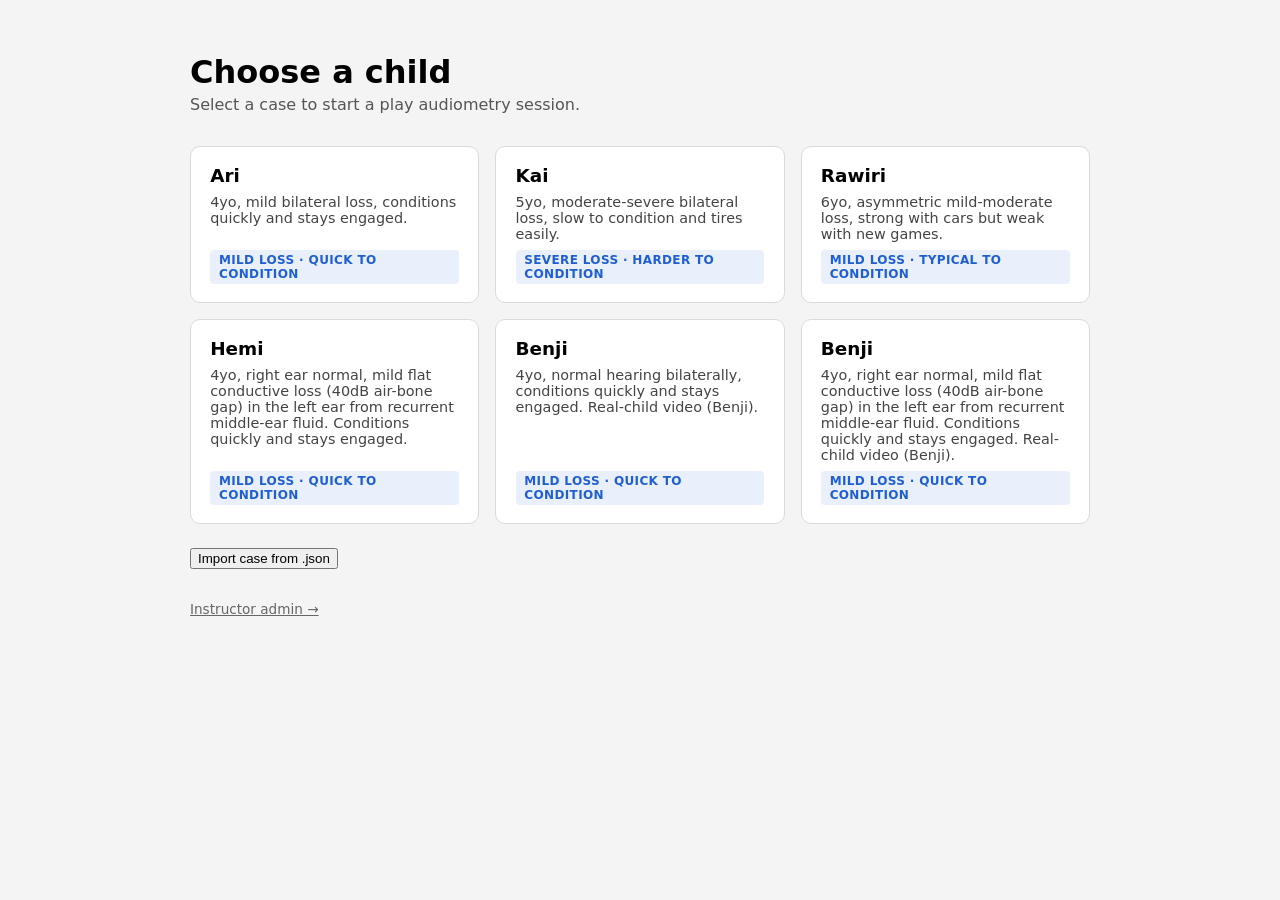
<file: index.html>
<!doctype html>
<html lang="en">
<head>
<meta charset="utf-8" />
<title>Choose a child</title>
<link rel="icon" type="image/png" href="favicon.png" />
<style>
  body { font-family: system-ui, sans-serif; margin: 0; background: #f4f4f4; }
  .page { max-width: 900px; margin: 0 auto; padding: 2rem 1.5rem 3rem; }
  h1 { margin-bottom: 0.25rem; }
  .subtitle { color: #555; margin-top: 0; margin-bottom: 2rem; }
  .case-grid { display: grid; grid-template-columns: repeat(auto-fill, minmax(240px, 1fr)); gap: 1rem; }
  .case-card {
    background: #fff; border: 1px solid #d8dadf; border-radius: 10px; padding: 1.1rem 1.2rem;
    cursor: pointer; text-align: left; font: inherit; display: flex; flex-direction: column; gap: 0.5rem;
  }
  .case-card:hover { border-color: #1f5fd2; box-shadow: 0 2px 8px rgba(31,95,210,0.15); }
  .case-card__name { font-size: 1.15rem; font-weight: 700; }
  .case-card__vignette { color: #444; font-size: 0.9rem; flex-grow: 1; }
  .case-card__difficulty {
    align-self: flex-start; font-size: 0.75rem; font-weight: 600; text-transform: uppercase;
    letter-spacing: 0.03em; color: #1f5fd2; background: #eaf0fb; padding: 0.2rem 0.55rem; border-radius: 4px;
  }
  .empty-state { color: #666; font-style: italic; }
  .admin-link { display: inline-block; margin-top: 2rem; font-size: 0.85rem; color: #666; }
  .case-card__badge {
    align-self: flex-start; font-size: 0.7rem; font-weight: 700; text-transform: uppercase;
    letter-spacing: 0.03em; color: #8a5a00; background: #fff3d6; padding: 0.15rem 0.5rem; border-radius: 4px;
  }
  .import-row { margin-top: 1.5rem; display: flex; align-items: center; gap: 0.6rem; }
  .import-status { font-size: 0.85rem; color: #b30000; }
</style>
</head>
<body>
<div class="page">
  <h1>Choose a child</h1>
  <p class="subtitle">Select a case to start a play audiometry session.</p>
  <div class="case-grid" id="case-grid">
    <p class="empty-state">Loading cases…</p>
  </div>

  <div class="import-row">
    <button id="import-case-btn" type="button">Import case from .json</button>
    <input type="file" id="import-case-input" accept="application/json" hidden />
    <span class="import-status" id="import-status"></span>
  </div>

  <a class="admin-link" href="admin.html">Instructor admin →</a>
</div>

<script src="js/utils.js"></script>
<script src="js/case-utils.js"></script>
<script src="js/obfuscate.js"></script>
<script src="js/share-link.js"></script>
<script src="js/case-codec.js"></script>
<script src="js/json-io.js"></script>
<script src="js/case-serializer.js"></script>
<script>
  const caseGrid = document.getElementById('case-grid');

  function buildCard(caseConfig, filename, badgeText) {
    const btn = document.createElement('button');
    btn.className = 'case-card';
    btn.type = 'button';

    if (badgeText) {
      const badge = document.createElement('div');
      badge.className = 'case-card__badge';
      badge.textContent = badgeText;
      btn.appendChild(badge);
    }

    const name = document.createElement('div');
    name.className = 'case-card__name';
    name.textContent = caseConfig.name || filename;

    const vignette = document.createElement('div');
    vignette.className = 'case-card__vignette';
    vignette.textContent = caseConfig.vignette || '';

    const difficulty = document.createElement('div');
    difficulty.className = 'case-card__difficulty';
    difficulty.textContent = window.CaseUtils.computeDifficultySummary(caseConfig);

    btn.appendChild(name);
    btn.appendChild(vignette);
    btn.appendChild(difficulty);

    btn.addEventListener('click', () => {
      sessionStorage.setItem('playSimSelectedCase', JSON.stringify(caseConfig));
      location.href = 'trial-runner.html';
    });

    return btn;
  }

  // Step 9: renders one extra card for a case that arrived via a share
  // link or an imported .json file — appended after the local library,
  // never auto-navigated to, so it can't silently override normal
  // navigation. Runs findMissingThresholds the same way loadCases() does
  // for local cases, and computes the difficulty label against the
  // deobfuscated config (applyCase() already deobfuscates trueThreshold if
  // it was locked — locking only hides raw numbers from someone reading
  // the URL/JSON directly, not from the app itself).
  function renderExternalCard(rawData, badgeText, sourceLabel) {
    let caseConfig;
    try {
      const data = window.CaseSerializer.deserializeCase(rawData);
      caseConfig = window.CaseSerializer.applyCase(data);
    } catch (err) {
      document.getElementById('import-status').textContent =
        `Could not load ${sourceLabel}: ${err.message}`;
      return;
    }
    const missing = window.CaseUtils.findMissingThresholds(caseConfig);
    if (missing.length) {
      console.warn(`${sourceLabel} is missing trueThreshold entries: ${missing.join(', ')}`);
    }
    caseGrid.appendChild(buildCard(caseConfig, caseConfig.name || sourceLabel, badgeText));
  }

  async function loadCases() {
    try {
      const index = await fetch('cases/index.json').then((r) => r.json());
      const configs = await Promise.all(
        index.map((filename) => fetch(`cases/${filename}`).then((r) => r.json()))
      );

      caseGrid.innerHTML = '';
      if (configs.length === 0) {
        caseGrid.innerHTML = '<p class="empty-state">No cases available yet.</p>';
        return;
      }

      configs.forEach((caseConfig, i) => {
        const filename = index[i];
        const missing = window.CaseUtils.findMissingThresholds(caseConfig);
        if (missing.length) {
          console.warn(`Case "${filename}" is missing trueThreshold entries: ${missing.join(', ')}`);
        }
        caseGrid.appendChild(buildCard(caseConfig, filename));
      });
    } catch (err) {
      caseGrid.innerHTML = `<p class="empty-state">Failed to load cases: ${err.message}</p>`;
    }
  }

  loadCases().then(() => {
    const shared = window.ShareLink.readShareUrl('case');
    if (shared) {
      renderExternalCard(shared, 'Shared via link', 'the shared case link');
    }
  });

  document.getElementById('import-case-btn').addEventListener('click', () => {
    document.getElementById('import-case-input').click();
  });

  document.getElementById('import-case-input').addEventListener('change', async (e) => {
    const file = e.target.files[0];
    if (!file) return;
    const statusEl = document.getElementById('import-status');
    statusEl.textContent = '';
    try {
      const raw = await window.JsonIo.importJson(file);
      renderExternalCard(raw, 'Imported', `"${file.name}"`);
    } catch (err) {
      statusEl.textContent = `Could not import "${file.name}": ${err.message}`;
    }
    e.target.value = '';
  });
</script>
</body>
</html>
</file>
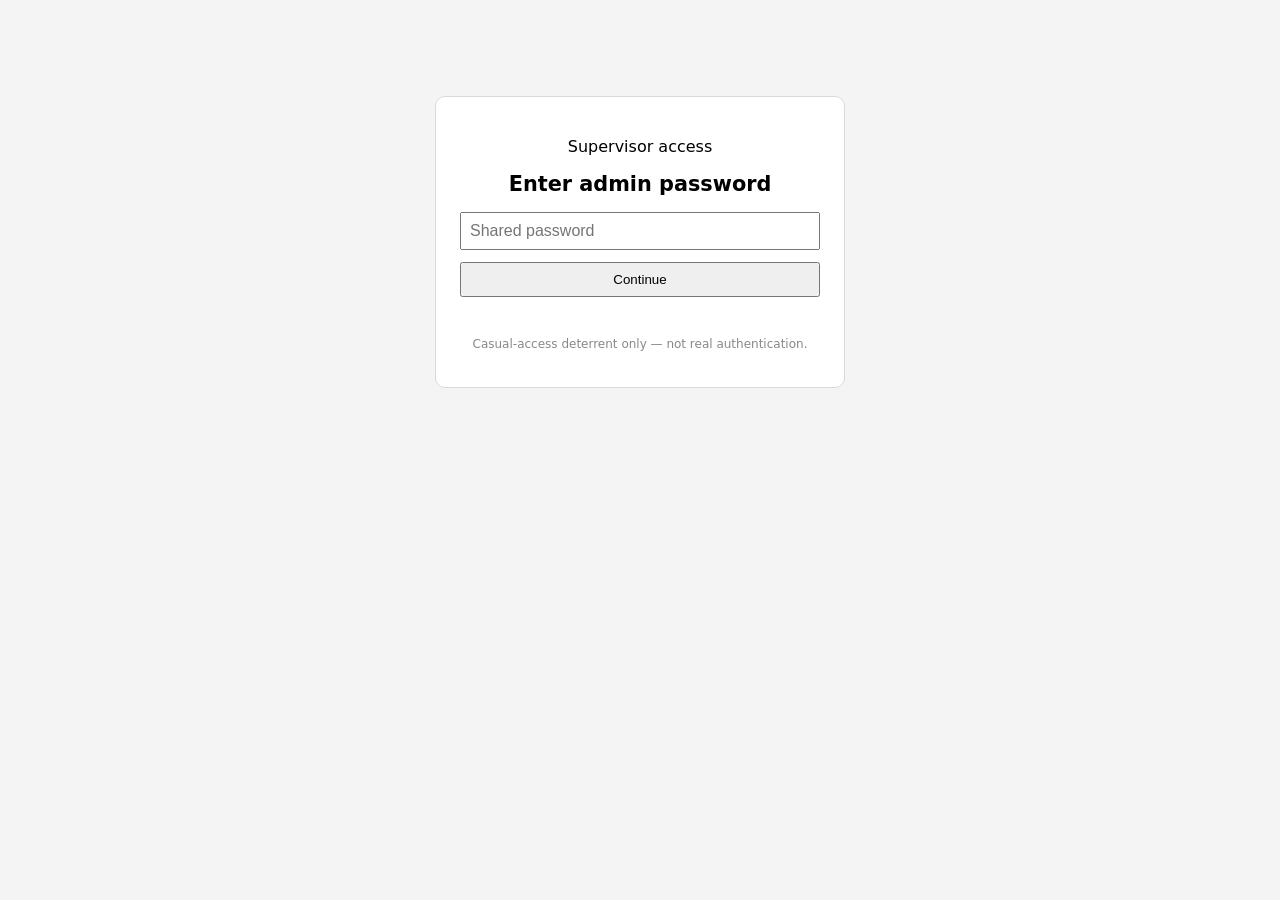
<file: admin.html>
<!doctype html>
<html lang="en">
<head>
<meta charset="utf-8" />
<title>Case admin</title>
<link rel="icon" type="image/png" href="favicon.png" />
<link rel="stylesheet" href="css/audiogram.css" />
<style>
  body { font-family: system-ui, sans-serif; margin: 0; background: #f4f4f4; }
  .page { max-width: 900px; margin: 0 auto; padding: 2rem 1.5rem 3rem; }
  .hidden { display: none !important; }
  .gate { max-width: 360px; margin: 4rem auto; background: #fff; border: 1px solid #d8dadf;
    border-radius: 10px; padding: 1.5rem; text-align: center; }
  .gate input { width: 100%; padding: 0.5rem; font-size: 1rem; margin-top: 0.75rem; box-sizing: border-box; }
  .gate button { width: 100%; margin-top: 0.75rem; padding: 0.5rem; }
  .gate__error { color: #b30000; font-size: 0.85rem; margin-top: 0.5rem; min-height: 1.2em; }
  .caveat { font-size: 0.75rem; color: #888; margin-top: 1rem; }

  h1 { margin-bottom: 0.25rem; }
  section.form-block { background: #fff; border: 1px solid #d8dadf; border-radius: 8px;
    padding: 1rem 1.25rem; margin: 1rem 0; }
  section.form-block h2 { margin-top: 0; font-size: 1.05rem; }
  .field-row { display: flex; gap: 1rem; flex-wrap: wrap; margin-bottom: 0.6rem; }
  .field { display: flex; flex-direction: column; gap: 0.2rem; min-width: 200px; }
  .field label { font-size: 0.8rem; color: #555; }
  .field input, .field textarea, .field select { padding: 0.35rem; font-size: 0.95rem; }
  .field--wide { flex: 1 1 100%; }
  .field-hint { font-size: 0.72rem; color: #777; line-height: 1.3; margin: 0; }
  .field-hint b { color: #444; }
  .section-intro { font-size: 0.82rem; color: #555; margin: -0.25rem 0 0.9rem; line-height: 1.4; }
  .game-subsection { border: 1px solid #eee; border-radius: 6px; padding: 0.75rem; margin-bottom: 0.6rem; }
  .game-subsection h3 { margin: 0 0 0.5rem; font-size: 0.9rem; text-transform: capitalize; }
  .game-subsection__intro { font-size: 0.78rem; color: #666; margin: 0 0 0.6rem; }
  #threshold-table { border-collapse: collapse; margin-bottom: 0.75rem; }
  #threshold-table th, #threshold-table td { border: 1px solid #d8dadf; padding: 0.3rem 0.5rem; text-align: center; }
  #threshold-table td.row-label { text-align: left; font-weight: 600; }
  #threshold-table input { width: 56px; }
  .admin-audiogram-wrap { width: 100%; max-width: 420px; height: 320px; }
  .admin-audiogram-wrap canvas { width: 100%; height: 100%; border: 1px solid #d8dadf; border-radius: 6px; background: #fff; }
  .clip-token-group { margin-bottom: 0.6rem; }
  .clip-token-group__label { font-weight: 600; font-size: 0.85rem; }
  .clip-token-group__note { font-size: 0.75rem; color: #888; }
  .clip-checkbox { display: inline-flex; align-items: center; gap: 0.3rem; margin: 0.2rem 0.8rem 0.2rem 0; font-size: 0.85rem; }
  .actions-row { display: flex; gap: 0.6rem; flex-wrap: wrap; align-items: center; margin-top: 1rem; }
  .actions-row__note { flex-basis: 100%; font-size: 0.75rem; color: #888; }
  .actions-row__lock { display: inline-flex; align-items: center; gap: 0.35rem; font-size: 0.85rem; }
  .status-msg { font-size: 0.85rem; color: #1f8a2f; }
  .status-msg.status-msg--error { color: #b30000; }
  .locked-note { font-size: 0.8rem; color: #b30000; margin: 0.5rem 0 0; }
  .locked-note[hidden] { display: none; }
</style>
</head>
<body>
<div class="page">
  <div id="gate" class="gate">
    <p class="section-label">Supervisor access</p>
    <h1 style="font-size:1.3rem;">Enter admin password</h1>
    <form id="gate-form">
      <input id="gate-password" type="password" placeholder="Shared password" autocomplete="off" />
      <button type="submit">Continue</button>
      <div class="gate__error" id="gate-error"></div>
    </form>
    <p class="caveat">Casual-access deterrent only — not real authentication.</p>
  </div>

  <div id="admin-main" class="hidden">
    <h1>Case admin</h1>
    <p class="subtitle">Author or edit a case, then save it as JSON to drop into <code>cases/</code>.</p>

    <div class="field-row">
      <div class="field">
        <label for="load-case-select">Load existing case</label>
        <select id="load-case-select">
          <option value="">— New case —</option>
        </select>
      </div>
    </div>

    <section class="form-block">
      <h2>Identity</h2>
      <div class="field-row">
        <div class="field">
          <label for="field-name">Name</label>
          <input id="field-name" type="text" placeholder="e.g. Kai" />
        </div>
      </div>
      <div class="field-row">
        <div class="field field--wide">
          <label for="field-vignette">Vignette (one line)</label>
          <input id="field-vignette" type="text" placeholder="e.g. 6yo, mild bilateral loss, engages well with cars." />
        </div>
      </div>
    </section>

    <section class="form-block">
      <h2>Thresholds</h2>
      <div style="overflow-x:auto;">
        <table id="threshold-table">
          <thead><tr id="threshold-table-head"></tr></thead>
          <tbody></tbody>
        </table>
      </div>
      <div class="admin-audiogram-wrap">
        <canvas id="admin-audiogram-canvas"></canvas>
      </div>
      <p class="locked-note" id="locked-note" hidden>This case is locked (answer key hidden) — thresholds are read-only. Uncheck "Lock" below and re-save/share to edit them.</p>
    </section>

    <section class="form-block">
      <h2>Session parameters</h2>
      <p class="section-intro">
        These set the child's starting condition for the session — how much stamina they
        bring to the booth, and two multipliers that scale how fast the built-in behavior
        model reacts. Everything else (conditioning, engagement, false-positive rate) is
        derived live during the session and isn't set here.
      </p>
      <div class="field-row">
        <div class="field">
          <label for="field-response-budget">Response budget</label>
          <input id="field-response-budget" type="number" min="0" step="5" />
          <p class="field-hint">
            How many responses (correct or not) the child has "in the tank" before fatigue/
            disengagement dominates. Roughly maps to session length — higher = a longer
            testable session. <b>Suggested: 80–100</b> for a child who tires quickly,
            <b>120</b> (default) for typical, <b>150–180</b> for a very cooperative child.
          </p>
        </div>
        <div class="field">
          <label for="field-starting-fatigue">Starting fatigue</label>
          <input id="field-starting-fatigue" type="number" min="0" max="100" step="1" />
          <p class="field-hint">
            0–100. The child's fatigue level at the very start of the session — use above 0
            to simulate a child who's already tired/fussy before testing begins (e.g. tested
            late in the day, or after a long wait). Fatigue rises further over the session
            and gradually suppresses genuine responses and conditioning gains.
            <b>Suggested: 0</b> (fresh start, default) or <b>15–30</b> for "already tired."
          </p>
        </div>
        <div class="field">
          <label for="field-engagement-decay">Engagement decay rate (×, 1.0 = normal)</label>
          <input id="field-engagement-decay" type="number" min="0.1" max="3" step="0.1" />
          <p class="field-hint">
            Multiplies how fast engagement drops each trial (faster drop = gets bored/
            distracted sooner, especially between reinforcements). 1.0 = default rate.
            <b>Suggested: 0.6–0.8</b> for a patient/easy-to-engage child,
            <b>1.0</b> typical, <b>1.5–2.0</b> for a child who disengages quickly and
            needs frequent, well-timed reinforcement to stay testable.
          </p>
        </div>
        <div class="field">
          <label for="field-fp-susceptibility">False-positive susceptibility (×, 1.0 = normal)</label>
          <input id="field-fp-susceptibility" type="number" min="0.1" max="3" step="0.1" />
          <p class="field-hint">
            Multiplies the child's baseline chance of a false-positive (unprompted/guessed
            "response" with nothing audible presented) — this is the main knob for how much
            a case exercises the student's judgement on withhold vs. reinstruct.
            <b>Suggested: 0.5–0.8</b> for a straightforward case, <b>1.0</b> typical,
            <b>1.5–2.5</b> for a "tricky" case designed to test false-positive handling.
          </p>
        </div>
      </div>
    </section>

    <section class="form-block" id="games-section">
      <h2>Games</h2>
      <p class="section-intro">
        Each of the three play-audiometry games (cars/horses/marbles) is conditioned
        independently — a child can be well-conditioned to one and a blank slate on
        another, which is why switching games mid-session (in the Trial runner) restores
        some engagement. Set these per game to shape which one the child already "knows"
        and how readily each one builds conditioning.
      </p>
    </section>

    <section class="form-block">
      <h2>Clip eligibility</h2>
      <p class="clip-token-group__note">Unchecked = that clip variant will never play for this case. Most cases should leave everything checked.</p>
      <div id="clip-eligibility-list"></div>
    </section>

    <div class="actions-row">
      <button id="save-btn">Save (download JSON)</button>
      <button id="preview-btn">Preview this case</button>
      <span class="status-msg" id="admin-status"></span>
    </div>

    <div class="actions-row">
      <label class="actions-row__lock">
        <input type="checkbox" id="share-locked-checkbox" />
        Lock (hide thresholds — for sharing with students)
      </label>
      <button id="share-link-btn">Copy share link</button>
      <button id="share-export-btn">Export shareable .json</button>
      <span class="status-msg" id="share-status"></span>
      <p class="actions-row__note">
        "Save" above writes the raw case file for dropping into <code>cases/</code>.
        These two write a separate, schema-versioned format meant for
        sharing/importing via a link or file — not for <code>cases/</code>.
      </p>
    </div>
  </div>
</div>

<script src="childModel.js"></script>
<script src="js/utils.js"></script>
<script src="js/audiogram-chart.js"></script>
<script src="js/case-utils.js"></script>
<script src="js/case-threshold-editor.js"></script>
<script src="js/obfuscate.js"></script>
<script src="js/share-link.js"></script>
<script src="js/case-codec.js"></script>
<script src="js/json-io.js"></script>
<script src="js/case-serializer.js"></script>
<script>
  'use strict';

  // ------------------------------------------------------------------
  // Gate — casual-access deterrent only, no backend (per step 8's
  // no-server-storage brief). Matches the otoscopy admin.html pattern's
  // client-side half: sessionStorage-cached, hardcoded password.
  // ------------------------------------------------------------------
  const ADMIN_PASSWORD = '1234';
  const gate = document.getElementById('gate');
  const adminMain = document.getElementById('admin-main');
  const gateForm = document.getElementById('gate-form');
  const gatePassword = document.getElementById('gate-password');
  const gateError = document.getElementById('gate-error');

  // Declared here (before the sessionStorage auto-login check below can
  // call enterAdmin() -> initAdmin()) rather than down in "Admin form" —
  // initAdmin() reads adminInitialized, and a let binding is in the
  // temporal dead zone until its own declaration runs, so the auto-login
  // path (password already cached from earlier this session) would
  // otherwise throw before reaching the later declaration.
  let adminInitialized = false;
  let caseDraft = null;
  let thresholdEditor = null;
  let manifest = null;

  function enterAdmin() {
    gate.classList.add('hidden');
    adminMain.classList.remove('hidden');
    initAdmin();
  }

  if (sessionStorage.getItem('playSimAdminPw') === ADMIN_PASSWORD) {
    enterAdmin();
  }

  gateForm.addEventListener('submit', (e) => {
    e.preventDefault();
    const pw = gatePassword.value.trim();
    if (pw !== ADMIN_PASSWORD) {
      gateError.textContent = 'Incorrect password.';
      return;
    }
    sessionStorage.setItem('playSimAdminPw', pw);
    enterAdmin();
  });

  // ------------------------------------------------------------------
  // Admin form
  // ------------------------------------------------------------------
  function refreshAudiogram() {
    const canvas = document.getElementById('admin-audiogram-canvas');
    if (!canvas || !window.AudiogramChart) return;
    const points = [];
    ['right', 'left'].forEach((ear) => {
      const row = caseDraft.trueThreshold[ear];
      const conductiveRow = (caseDraft.conductiveLoss && caseDraft.conductiveLoss[ear]) || {};
      window.PtaUtils.FREQUENCIES.forEach((freq) => {
        const level = row[freq];
        if (level == null) return;
        const gap = conductiveRow[freq] || 0;
        points.push({ ear, freq, level: level + gap, mode: 'AC', masked: false, noResponse: false });
        // Only plot a separate BC symbol when there's an actual air-bone
        // gap to show — matches a real audiogram, which omits BC marks
        // when AC and BC coincide.
        if (gap > 0) {
          points.push({ ear, freq, level, mode: 'BC', masked: false, noResponse: false });
        }
      });
    });
    window.AudiogramChart.renderAudiogram(canvas, points);
  }

  function fieldsToDraft() {
    caseDraft.name = document.getElementById('field-name').value;
    caseDraft.vignette = document.getElementById('field-vignette').value;
    caseDraft.responseBudget = Number(document.getElementById('field-response-budget').value);
    caseDraft.startingFatigue = Number(document.getElementById('field-starting-fatigue').value);
    caseDraft.engagementDecayRate = Number(document.getElementById('field-engagement-decay').value);
    caseDraft.falsePositiveSusceptibility = Number(document.getElementById('field-fp-susceptibility').value);
    window.CaseUtils.GAMES.forEach((g) => {
      caseDraft.games[g].baseResponseLevel = Number(document.getElementById(`game-${g}-base`).value);
      caseDraft.games[g].conditioningGainRate = Number(document.getElementById(`game-${g}-gain`).value);
      caseDraft.games[g].startingConditioning = Number(document.getElementById(`game-${g}-start`).value);
    });
  }

  function draftToFields() {
    document.getElementById('field-name').value = caseDraft.name || '';
    document.getElementById('field-vignette').value = caseDraft.vignette || '';
    document.getElementById('field-response-budget').value = caseDraft.responseBudget;
    document.getElementById('field-starting-fatigue').value = caseDraft.startingFatigue;
    document.getElementById('field-engagement-decay').value = caseDraft.engagementDecayRate;
    document.getElementById('field-fp-susceptibility').value = caseDraft.falsePositiveSusceptibility;
    window.CaseUtils.GAMES.forEach((g) => {
      document.getElementById(`game-${g}-base`).value = caseDraft.games[g].baseResponseLevel;
      document.getElementById(`game-${g}-gain`).value = caseDraft.games[g].conditioningGainRate;
      document.getElementById(`game-${g}-start`).value = caseDraft.games[g].startingConditioning;
    });
    thresholdEditor.render();
    refreshAudiogram();
    renderClipEligibility();
    applyLockUiState(caseDraft.locked);
  }

  function buildGamesSection() {
    const section = document.getElementById('games-section');
    window.CaseUtils.GAMES.forEach((g) => {
      const sub = document.createElement('div');
      sub.className = 'game-subsection';
      sub.innerHTML = `
        <h3>${g}</h3>
        <div class="field-row">
          <div class="field">
            <label for="game-${g}-base">Base response level</label>
            <input id="game-${g}-base" type="number" min="0" max="120" step="1" />
            <p class="field-hint">
              Author-facing reference value only — it isn't currently read by the
              conditioning/response simulation, so it has no effect on session behavior yet.
              Use it as a note-to-self about the game's intended baseline (e.g. relative
              volume/salience of the reward) until it's wired up.
            </p>
          </div>
          <div class="field">
            <label for="game-${g}-gain">Conditioning gain rate</label>
            <input id="game-${g}-gain" type="number" min="0" max="2" step="0.05" />
            <p class="field-hint">
              Multiplies how much conditioning builds per reinforced trial for this game —
              this is the main "how easy is this game to condition to" knob.
              <b>Suggested: 1.0–1.2</b> for the child's favorite/easiest game,
              <b>0.6–0.8</b> for a middling game, <b>0.3–0.5</b> for a game they find
              unrewarding/hard to condition to.
            </p>
          </div>
          <div class="field">
            <label for="game-${g}-start">Starting conditioning</label>
            <input id="game-${g}-start" type="number" min="0" max="100" step="1" />
            <p class="field-hint">
              0–100. How conditioned the child already is to this game before the session
              starts — 0 means fully unconditioned (needs a conditioning phase before
              testing will produce reliable genuine responses).
              <b>Suggested: 0</b> for a game introduced fresh this session,
              <b>10–20</b> for "a little prior exposure," <b>40+</b> only for a game the
              child is already well-trained on (lets you skip/shorten conditioning).
            </p>
          </div>
        </div>
      `;
      section.appendChild(sub);
      sub.querySelectorAll('input').forEach((input) => {
        input.addEventListener('change', fieldsToDraft);
      });
    });
  }

  function renderClipEligibility() {
    const list = document.getElementById('clip-eligibility-list');
    list.innerHTML = '';
    if (!manifest) return;

    const byToken = {};
    manifest.clips.forEach((clip) => {
      (byToken[clip.token] = byToken[clip.token] || []).push(clip);
    });

    Object.keys(byToken).forEach((token) => {
      const group = document.createElement('div');
      group.className = 'clip-token-group';
      const label = document.createElement('div');
      label.className = 'clip-token-group__label';
      label.textContent = token;
      group.appendChild(label);

      if (!window.CaseUtils.REACHABLE_TOKENS.includes(token)) {
        const note = document.createElement('div');
        note.className = 'clip-token-group__note';
        note.textContent = 'Not currently reachable by any trial outcome — restricting this has no effect yet.';
        group.appendChild(note);
      }

      byToken[token].forEach((clip) => {
        const restriction = caseDraft.clipEligibility && caseDraft.clipEligibility[token];
        const checked = !restriction || restriction.includes(clip.variantId);
        const wrap = document.createElement('label');
        wrap.className = 'clip-checkbox';
        const cb = document.createElement('input');
        cb.type = 'checkbox';
        cb.checked = checked;
        cb.addEventListener('change', () => updateClipEligibility(token));
        wrap.appendChild(cb);
        wrap.appendChild(document.createTextNode(clip.variantId));
        wrap.dataset.token = token;
        wrap.dataset.variantId = clip.variantId;
        group.appendChild(wrap);
      });

      list.appendChild(group);
    });
  }

  function updateClipEligibility(token) {
    const boxes = [...document.querySelectorAll(`.clip-checkbox[data-token="${token}"]`)];
    const allChecked = boxes.every((b) => b.querySelector('input').checked);
    if (allChecked) {
      if (caseDraft.clipEligibility) delete caseDraft.clipEligibility[token];
    } else {
      caseDraft.clipEligibility = caseDraft.clipEligibility || {};
      caseDraft.clipEligibility[token] = boxes
        .filter((b) => b.querySelector('input').checked)
        .map((b) => b.dataset.variantId);
    }
  }

  function slugify(name) {
    return (name || 'case').trim().toLowerCase().replace(/[^a-z0-9]+/g, '-').replace(/(^-|-$)/g, '') || 'case';
  }

  // Reflects caseDraft.locked (only ever set on a case loaded from a step-9
  // share link/import — plain cases/*.json files have no `locked` field, so
  // this is a no-op for the everyday "Load existing case" path) by disabling
  // the threshold table so a locked/student-facing case's answer key can't
  // be edited from a state where the raw numbers were never actually shown.
  function applyLockUiState(locked) {
    const note = document.getElementById('locked-note');
    note.hidden = !locked;
    document.querySelectorAll('#threshold-table input').forEach((input) => {
      input.disabled = !!locked;
    });
  }

  async function populateLoadSelect() {
    const select = document.getElementById('load-case-select');
    try {
      const index = await fetch('cases/index.json').then((r) => r.json());
      index.forEach((filename) => {
        const opt = document.createElement('option');
        opt.value = filename;
        opt.textContent = filename;
        select.appendChild(opt);
      });
    } catch (err) {
      console.warn('Could not load cases/index.json for the "load existing case" picker:', err.message);
    }
  }

  function initAdmin() {
    if (adminInitialized) return;
    adminInitialized = true;

    buildGamesSection();

    // buildThresholdEditor closes over the `caseDraft` object reference it
    // was given at construction time, but caseDraft is reassigned wholesale
    // on load — rebuild the editor each time that happens instead of
    // trying to keep one editor pointed at a moving reference.
    function rebuildThresholdEditor() {
      thresholdEditor = window.CaseThresholdEditor.buildThresholdEditor({
        caseDraft,
        tbody: document.querySelector('#threshold-table tbody'),
        thead: document.getElementById('threshold-table-head'),
        onChange: refreshAudiogram,
      });
    }

    document.querySelectorAll('#field-name, #field-vignette, #field-response-budget, #field-starting-fatigue, #field-engagement-decay, #field-fp-susceptibility')
      .forEach((input) => input.addEventListener('change', fieldsToDraft));

    document.getElementById('load-case-select').addEventListener('change', async (e) => {
      const filename = e.target.value;
      caseDraft = filename
        ? await fetch(`cases/${filename}`).then((r) => r.json())
        : window.CaseUtils.blankCaseConfig();
      // Older case files predate conductiveLoss — default to 0 dB (no gap)
      // rather than leaving the field absent, so the threshold editor and
      // audiogram preview have a value to read/bind.
      if (!caseDraft.conductiveLoss) {
        caseDraft.conductiveLoss = window.CaseUtils.blankCaseConfig().conductiveLoss;
      }
      rebuildThresholdEditor();
      draftToFields();
    });

    document.getElementById('save-btn').addEventListener('click', () => {
      fieldsToDraft();
      const filename = `${slugify(caseDraft.name)}.json`;
      window.JsonIo.exportJson(caseDraft, filename);
      document.getElementById('admin-status').textContent =
        `Saved ${filename}. Drop it into cases/ and add "${filename}" to cases/index.json for it to appear on the case selection screen.`;
    });

    document.getElementById('preview-btn').addEventListener('click', () => {
      fieldsToDraft();
      sessionStorage.setItem('playSimSelectedCase', JSON.stringify(caseDraft));
      window.open('trial-runner.html', '_blank');
    });

    // ------------------------------------------------------------------
    // Step 9: share link / shareable .json export — a separate,
    // schema-versioned format from "Save" above (see the actions-row note
    // in the markup), optionally locking the answer key (trueThreshold).
    // ------------------------------------------------------------------
    const shareStatus = document.getElementById('share-status');
    const lockedCheckbox = document.getElementById('share-locked-checkbox');

    document.getElementById('share-link-btn').addEventListener('click', async () => {
      fieldsToDraft();
      shareStatus.classList.remove('status-msg--error');
      try {
        const url = window.ShareLink.buildCaseShareUrl(caseDraft, { locked: lockedCheckbox.checked });
        await navigator.clipboard.writeText(url);
        shareStatus.textContent = 'Share link copied to clipboard.';
      } catch (err) {
        shareStatus.classList.add('status-msg--error');
        shareStatus.textContent = 'Could not build share link: ' + err.message;
      }
    });

    document.getElementById('share-export-btn').addEventListener('click', () => {
      fieldsToDraft();
      shareStatus.classList.remove('status-msg--error');
      try {
        const data = window.CaseSerializer.serializeCase(caseDraft, { locked: lockedCheckbox.checked });
        window.JsonIo.exportJson(data, `${slugify(caseDraft.name)}-share.json`);
        shareStatus.textContent = 'Shareable .json downloaded.';
      } catch (err) {
        shareStatus.classList.add('status-msg--error');
        shareStatus.textContent = 'Could not export: ' + err.message;
      }
    });

    fetch('manifest.json')
      .then((r) => r.json())
      .then((m) => {
        manifest = m;
        renderClipEligibility();
      })
      .catch((err) => {
        document.getElementById('clip-eligibility-list').textContent =
          'Failed to load manifest.json: ' + err.message;
      });

    populateLoadSelect();

    caseDraft = window.CaseUtils.blankCaseConfig();
    rebuildThresholdEditor();
    draftToFields();
  }
</script>
</body>
</html>
</file>
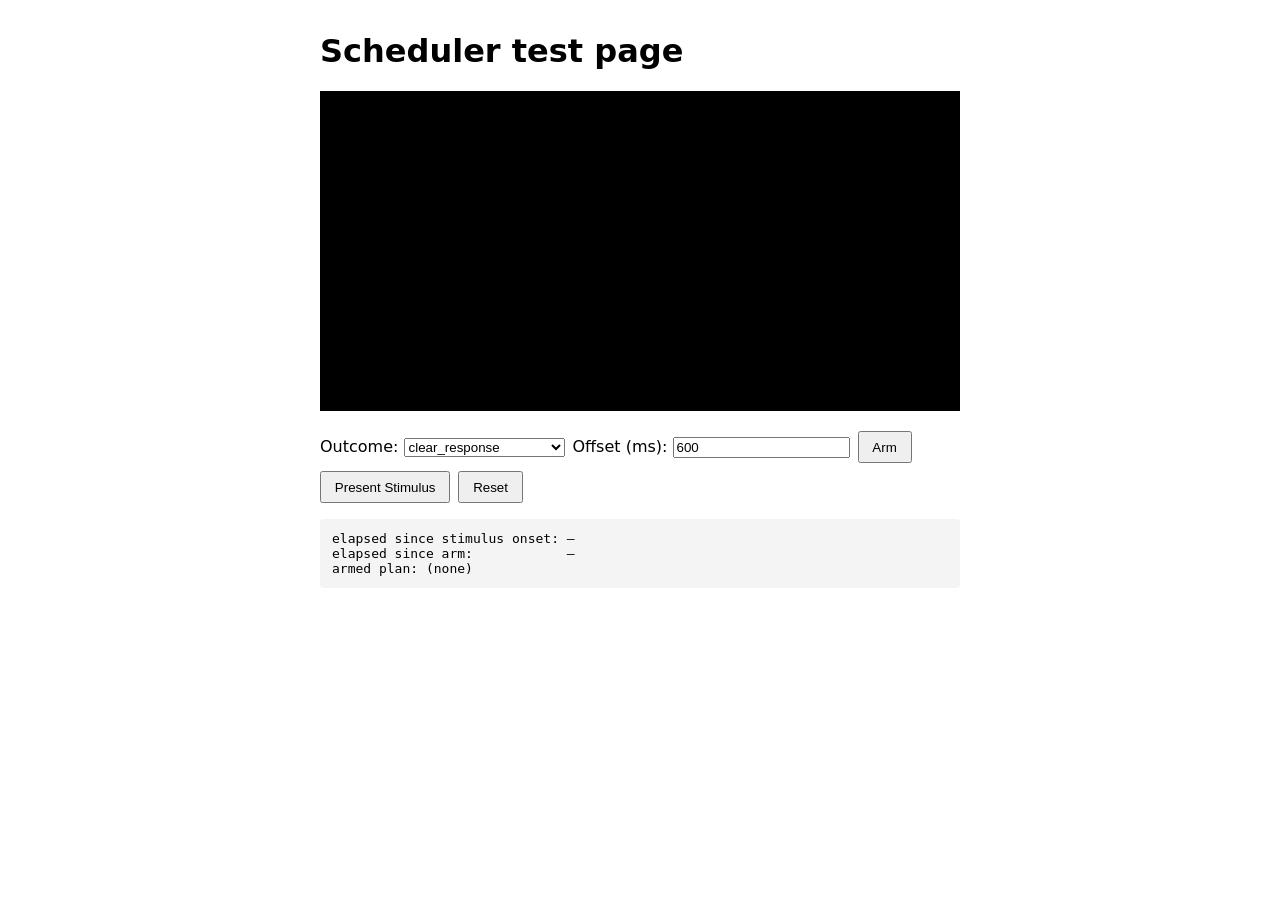
<file: test-scheduler.html>
<!doctype html>
<html lang="en">
<head>
<meta charset="utf-8" />
<title>Scheduler test page</title>
<style>
  body { font-family: system-ui, sans-serif; max-width: 640px; margin: 2rem auto; }
  video { width: 100%; background: #000; }
  .controls { display: flex; gap: 0.5rem; align-items: center; margin: 1rem 0; flex-wrap: wrap; }
  .readout { font-family: monospace; white-space: pre; background: #f4f4f4; padding: 0.75rem; border-radius: 4px; }
  button { padding: 0.4rem 0.8rem; }
</style>
</head>
<body>
  <h1>Scheduler test page</h1>
  <video id="video" autoplay muted playsinline></video>

  <div class="controls">
    <label>Outcome:
      <select id="outcome"></select>
    </label>
    <label>Offset (ms):
      <input id="offset" type="number" value="600" step="50" />
    </label>
    <button id="armBtn">Arm</button>
    <button id="presentBtn">Present Stimulus</button>
    <button id="resetBtn">Reset</button>
  </div>

  <div id="readout" class="readout">loading manifest...</div>

  <script src="scheduler.js"></script>
  <script>
    let manifest = null;

    let armedPlan = null;
    let armWallClockMs = null;
    let stimulusOnsetMs = null;
    let clipTimer = null;
    let revertTimer = null;

    const video = document.getElementById('video');
    const outcomeSelect = document.getElementById('outcome');
    const offsetInput = document.getElementById('offset');
    const readout = document.getElementById('readout');

    function playIdleLoop() {
      if (video.loop && !video.paused) return;
      video.src = Scheduler.pickIdleLoopUrl(manifest);
      video.loop = true;
      video.play().catch(() => {});
    }

    function playClip(plan) {
      video.loop = false;
      video.src = plan.variantUrl;
      video.play().catch(() => {});

      const revert = () => {
        clearTimeout(revertTimer);
        video.removeEventListener('ended', revert);
        playIdleLoop();
      };
      video.addEventListener('ended', revert);
      revertTimer = setTimeout(revert, plan.durationMs);
    }

    function armPlan() {
      const outcome = outcomeSelect.value;
      const offsetMs = Number(offsetInput.value) || 0;
      armedPlan = Scheduler.computeSchedulingPlan(manifest, outcome, offsetMs);
      armWallClockMs = performance.now();

      if (armedPlan.playAtMs <= 0) {
        clearTimeout(clipTimer);
        playClip(armedPlan);
      }
    }

    function presentStimulus() {
      stimulusOnsetMs = performance.now();
      if (armedPlan && armedPlan.playAtMs > 0) {
        clearTimeout(clipTimer);
        clipTimer = setTimeout(() => playClip(armedPlan), armedPlan.playAtMs);
      }
    }

    function resetAll() {
      armedPlan = null;
      armWallClockMs = null;
      stimulusOnsetMs = null;
      clearTimeout(clipTimer);
      clearTimeout(revertTimer);
      playIdleLoop();
    }

    function fmt(ms) {
      return ms === null ? '—' : Math.round(ms) + 'ms';
    }

    function tick() {
      const now = performance.now();
      const sinceOnset = stimulusOnsetMs === null ? null : now - stimulusOnsetMs;
      const sinceArm = armWallClockMs === null ? null : now - armWallClockMs;

      readout.textContent =
        `elapsed since stimulus onset: ${fmt(sinceOnset)}\n` +
        `elapsed since arm:            ${fmt(sinceArm)}\n` +
        `armed plan: ${armedPlan ? JSON.stringify(armedPlan, null, 2) : '(none)'}`;

      requestAnimationFrame(tick);
    }

    document.getElementById('armBtn').addEventListener('click', armPlan);
    document.getElementById('presentBtn').addEventListener('click', presentStimulus);
    document.getElementById('resetBtn').addEventListener('click', resetAll);

    fetch('manifest.json')
      .then((r) => r.json())
      .then((m) => {
        manifest = m;

        const tokens = [...new Set(manifest.clips.map((c) => c.token))];
        outcomeSelect.innerHTML = tokens.map((t) => `<option value="${t}">${t}</option>`).join('');

        playIdleLoop();
        tick();
      })
      .catch((err) => {
        readout.textContent = 'Failed to load manifest.json: ' + err.message;
      });
  </script>
</body>
</html>
</file>
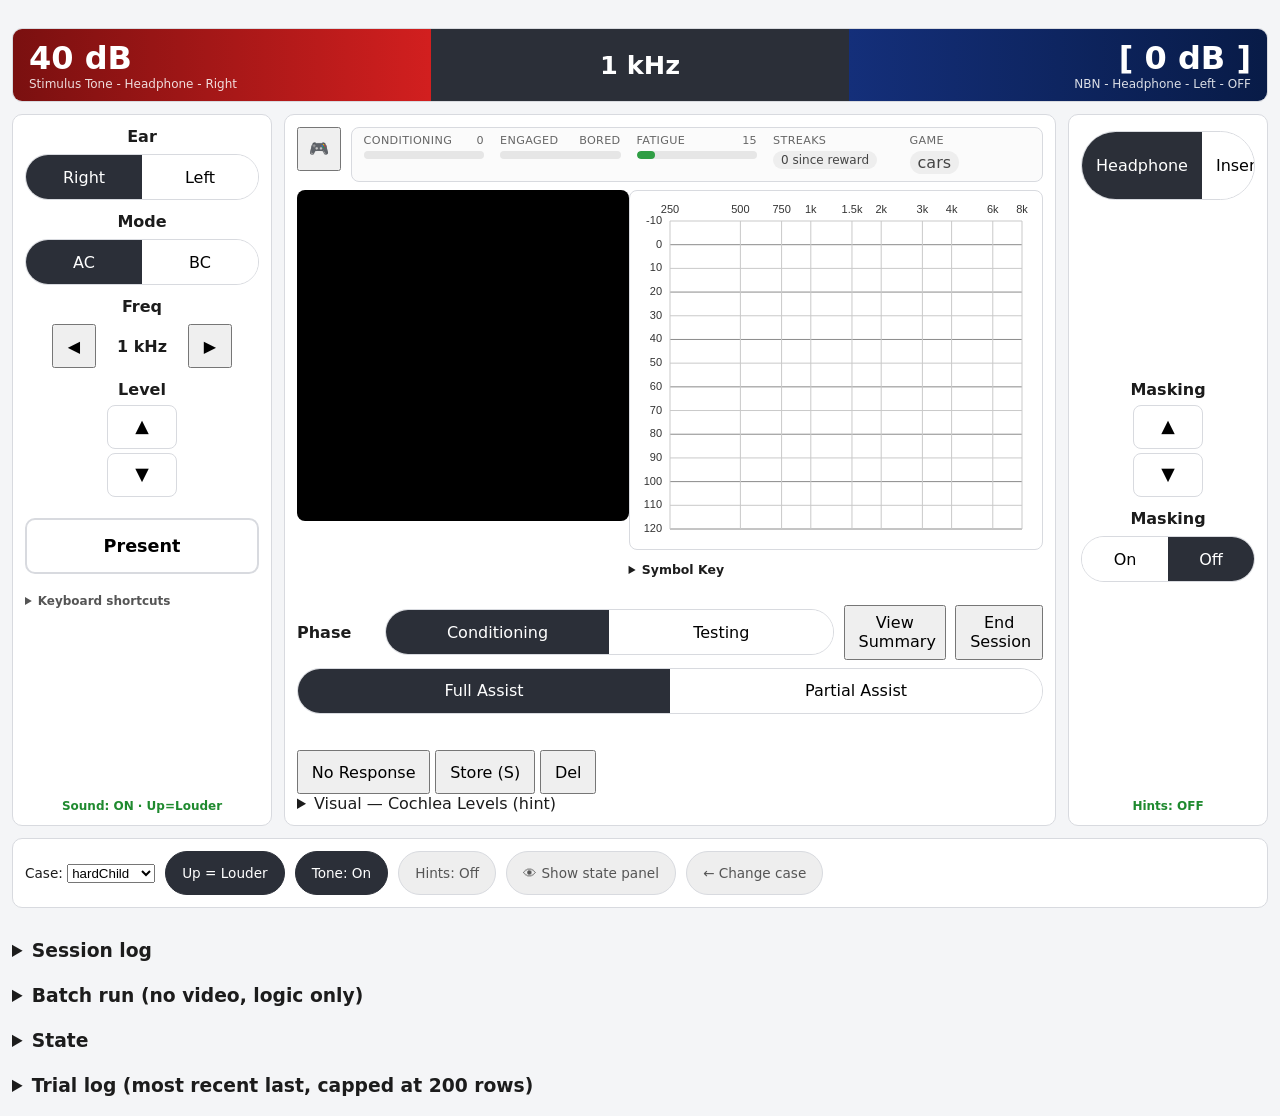
<file: trial-runner.html>
<!doctype html>
<html lang="en">
<head>
<meta charset="utf-8" />
<title>Trial runner</title>
<link rel="icon" type="image/png" href="favicon.png" />
<link rel="stylesheet" href="css/base.css" />
<link rel="stylesheet" href="css/layout.css" />
<link rel="stylesheet" href="css/controls.css" />
<link rel="stylesheet" href="css/audiogram.css" />
<style>
  body { font-family: system-ui, sans-serif; margin: 0; }
  .page { max-width: none; margin: 0; padding: 0; }
  .content-pad { padding: 0 12px; }
  .case-select-label { font-size: 0.85rem; }
  video { width: 100%; background: #000; display: block; }
  .video-stack { position: relative; }
  .video-stack video { position: absolute; top: 0; left: 0; width: 100%; height: 100%; object-fit: cover; opacity: 0; transition: opacity 300ms ease; }
  .video-stack video.is-visible { position: relative; opacity: 1; }

  /* Reward/redirect overlay — flows emoji across the central chart panel
     (video + audiogram) on reinforce/reinstruct, rather than stacking them
     over one spot. */
  .chart-panel { position: relative; }
  .reward-overlay { position: absolute; inset: 0; pointer-events: none; overflow: hidden; z-index: 5; }
  .reward-overlay__emoji { position: absolute; left: -10%; font-size: 2rem; line-height: 1; opacity: 0; will-change: transform, opacity; }
  @keyframes reward-flow-across {
    0% { opacity: 0; transform: translateX(0) scale(0.7); }
    10% { opacity: 1; transform: translateX(10vw) scale(1); }
    90% { opacity: 1; }
    100% { opacity: 0; transform: translateX(115vw) scale(1); }
  }
  @keyframes reward-flow-across-shake {
    0% { opacity: 0; transform: translateX(0) translateY(0) scale(0.7); }
    10% { opacity: 1; transform: translateX(10vw) translateY(0) scale(1); }
    30% { transform: translateX(35vw) translateY(-10px) scale(1); }
    45% { transform: translateX(50vw) translateY(10px) scale(1); }
    60% { transform: translateX(65vw) translateY(-10px) scale(1); }
    75% { transform: translateX(85vw) translateY(6px) scale(1); }
    90% { opacity: 1; }
    100% { opacity: 0; transform: translateX(115vw) translateY(0) scale(1); }
  }
  .reward-overlay__emoji.reinforce { animation: reward-flow-across 2.6s linear forwards; }
  .reward-overlay__emoji.reinstruct { animation: reward-flow-across-shake 2.6s linear forwards; }

  /* Gamified HUD — collapsible, sits inline next to its toggle button
     rather than taking a row of its own. */
  .hud-toggle-row { display: flex; align-items: flex-start; gap: 0.6rem; margin-bottom: 0.5rem; }
  .hud-toggle-btn { font-size: 1rem; padding: 0.35rem 0.55rem; line-height: 1; flex: 0 0 auto; }
  .hud-panel { display: grid; grid-template-columns: 0fr; transition: grid-template-columns 0.25s ease; min-width: 0; flex: 0 1 auto; overflow: hidden; align-self: flex-start; }
  .hud-panel.is-open { grid-template-columns: 1fr; flex: 1 1 auto; }
  .hud-panel__inner { overflow: hidden; min-width: 0; }
  .hud-panel__grid { display: flex; flex-wrap: nowrap; gap: 0.5rem 1rem; padding: 0.4rem 0.75rem; border: 1px solid #d8dadf; border-radius: 8px; background: #fbfbfb; white-space: nowrap; }
  .hud-panel.is-open .hud-panel__grid { flex-wrap: wrap; }
  .hud-stat { display: flex; flex-direction: column; gap: 0.2rem; min-width: 120px; flex: 1 1 120px; }
  .hud-stat__label { display: flex; justify-content: space-between; gap: 0.5rem; font-size: 0.7rem; text-transform: uppercase; letter-spacing: 0.03em; color: #666; white-space: nowrap; }
  .hud-meter { height: 8px; border-radius: 6px; background: #e6e6e6; overflow: hidden; }
  .hud-meter__fill { height: 100%; border-radius: 6px; transition: width 0.3s ease, background-color 0.3s ease; }
  .hud-meter__fill.band-low { background: #d21f1f; }
  .hud-meter__fill.band-mid { background: #d2a41f; }
  .hud-meter__fill.band-high { background: #2f9e44; }
  .hud-badges { display: flex; flex-wrap: wrap; gap: 0.4rem; align-items: center; }
  .hud-badge { font-size: 0.75rem; padding: 0.15rem 0.5rem; border-radius: 999px; background: #eee; color: #444; }
  .hud-badge.warn { background: #fde3e3; color: #b30000; }
  .hud-badge--clickable { font: inherit; border: none; cursor: pointer; }
  .hud-badge--clickable:hover { background: #ddd; }

  a.switch-btn { text-decoration: none; display: inline-flex; align-items: center; }

  /* Accordions for the secondary panels below the audiometer. */
  .accordion { margin: 1rem 0; }
  .accordion > summary { cursor: pointer; font-size: 1.17em; font-weight: bold; margin: 0; padding: 0.25rem 0; }
  .accordion__body { padding-top: 0.5rem; }
  /* Video and audiogram are a fixed-size pair, centered as a group so the
     leftover width (now that the audiogram is capped at 1.25x its own
     height rather than stretching to fill the panel) reads as even
     padding on both sides instead of piling up on one. */
  .chart-video-row { display: flex; flex-wrap: nowrap; align-items: flex-start; justify-content: space-evenly; margin-bottom: 0.75rem; }
  .chart-video-row__video { flex: 0 1 360px; min-width: 260px; max-width: 360px; aspect-ratio: 1 / 1; }
  .chart-video-row__video video { width: 100%; height: 100%; object-fit: cover; object-position: center; display: block; border-radius: 8px; background: #000; }
  .chart-video-row__audiogram { flex: 0 1 450px; min-width: 0; }
  .audiogram-canvas-wrap { width: 100%; max-width: 450px; height: 360px; }
  .audiogram-canvas-wrap canvas { width: 100%; height: 100%; display: block; background: var(--color-panel, #fff); border: 1px solid var(--color-border, #d8dadf); border-radius: 8px; }
  .phase-toggle-row { display: flex; align-items: center; gap: 0.6rem; margin: 0.75rem 0; }
  .phase-toggle-row .toggle-group button { padding: 0.5rem 1.1rem; }
  .assist-toggle-row { margin: -0.25rem 0 0.75rem 0; }
  .assist-toggle-row button { padding: 0.5rem 1.1rem; }
  .state-toggle-btn { font-size: 0.85rem; }
  .student-state-panel { margin: 0.75rem 0; padding: 1rem; border: 1px solid #d8dadf; border-radius: 8px; background: #fbfbfb; }
  .student-state-panel[hidden] { display: none; }
  .student-state-panel__grid { display: grid; grid-template-columns: repeat(auto-fit, minmax(160px, 1fr)); gap: 0.75rem 1.5rem; }
  .student-state-panel__item { display: flex; flex-direction: column; gap: 0.15rem; }
  .student-state-panel__label { font-size: 0.75rem; text-transform: uppercase; letter-spacing: 0.03em; color: #666; }
  .student-state-panel__value { font-size: 1.2rem; font-weight: 700; }
  .student-state-panel__value.flag-on { color: #b30000; }
  .top-controls { display: flex; gap: 0.5rem; align-items: center; margin: 0.75rem 0; flex-wrap: wrap; }
  .readout, .log { font-family: monospace; white-space: pre; background: #f4f4f4; padding: 0.75rem; border-radius: 4px; overflow-x: auto; }
  .log { max-height: 260px; overflow-y: auto; font-size: 0.8rem; }
  button { padding: 0.4rem 0.8rem; }
  h2 { margin-top: 1.5rem; }
  .audiometer-wrap { margin: 1rem 0; }
  .keyboard-shortcuts-hint { font-size: 0.75rem; color: #555; }
  .keyboard-shortcuts-hint summary { cursor: pointer; font-weight: 600; }
  .keyboard-shortcuts-hint ul { margin: 0.4rem 0 0; padding-left: 1.1rem; }
  .keyboard-shortcuts-hint li { margin-bottom: 0.2rem; }
  .keyboard-shortcuts-hint kbd { font-family: monospace; background: #eee; border: 1px solid #ccc; border-radius: 3px; padding: 0 0.3rem; }
  .interact-row { margin: 1rem 0; display: flex; align-items: center; gap: 0.75rem; flex-wrap: wrap; position: relative; }
  .interact-palette { display: grid; grid-template-columns: repeat(auto-fit, minmax(190px, 1fr)); gap: 0.5rem; width: 100%; }
  .interact-option-btn { font-size: 0.95rem; padding: 0.5rem 0.9rem; border-radius: 6px; border: 2px solid #d8dadf; background: #fff; cursor: pointer; text-align: left; display: flex; align-items: center; gap: 0.5rem; }
  .interact-option-btn.reinforce { border-color: #1f8a2f; background: #eaf7ec; }
  .interact-option-btn.reinstruct { border-color: #1f5fd2; background: #eaf0fb; }
  .interact-option-btn__num { display: inline-flex; align-items: center; justify-content: center; width: 1.4rem; height: 1.4rem; border-radius: 50%; background: rgba(0,0,0,0.08); font-weight: 700; font-size: 0.8rem; flex: none; }
  .feedback-flash { display: flex; align-items: center; gap: 0.6rem; font-size: 1.1rem; padding: 0.4rem 0; }
  .feedback-flash__icon { font-size: 1.8rem; }
  .session-log { width: 100%; border-collapse: collapse; font-size: 0.85rem; }
  .session-log th, .session-log td { border: 1px solid #d8dadf; padding: 0.3rem 0.5rem; text-align: left; }
  .session-log tbody { display: block; max-height: 260px; overflow-y: auto; }
  .session-log thead, .session-log tbody tr { display: table; width: 100%; table-layout: fixed; }
  .session-log .correct { color: #1f8a2f; font-weight: 600; }
  .session-log .incorrect { color: #b30000; font-weight: 600; }
  .summary-screen { border: 1px solid #d8dadf; border-radius: 8px; padding: 1rem 1.25rem; margin: 1rem 0; background: #fff; }
  .summary-screen[hidden] { display: none; }
  .summary-screen__header { display: flex; align-items: center; justify-content: space-between; flex-wrap: wrap; gap: 0.5rem; }
  .summary-screen__actions { display: flex; align-items: center; gap: 0.6rem; }
  .summary-screen__frozen-note { font-weight: 600; color: #b30000; }
  .summary-block { margin: 1.25rem 0; }
  .summary-block h3 { margin-bottom: 0.5rem; }
  .summary-stat-row { display: flex; gap: 1.5rem; flex-wrap: wrap; margin-bottom: 0.5rem; }
  .summary-stat { display: flex; flex-direction: column; gap: 0.1rem; }
  .summary-stat__label { font-size: 0.75rem; text-transform: uppercase; letter-spacing: 0.03em; color: #666; }
  .summary-stat__value { font-size: 1.3rem; font-weight: 700; }
  .summary-table { border-collapse: collapse; font-size: 0.85rem; }
  .summary-table th, .summary-table td { border: 1px solid #d8dadf; padding: 0.3rem 0.6rem; text-align: center; }
  .summary-table td.bad-cell { background: #fdeaea; color: #b30000; font-weight: 600; }
  .summary-empty { color: #666; font-style: italic; }
  .sparkline-block { margin-bottom: 0.75rem; }
  .sparkline-block__label { font-size: 0.8rem; font-weight: 600; margin-bottom: 0.2rem; }
  .sparkline-block__caption { font-size: 0.75rem; color: #b30000; margin-top: 0.2rem; }
</style>
</head>
<body>
<div class="page">
  <div class="audiometer-wrap">
    <div class="app">
      <div class="display-bar">
        <div class="display-bar__stimulus" id="stimulus-panel" role="button" tabindex="0" aria-label="Store threshold">
          <div class="display-bar__level" id="stimulus-level">40 dB</div>
          <div class="display-bar__label" id="stimulus-label">Stimulus Tone - AC Transducer - Right</div>
        </div>
        <div class="display-bar__freq" id="freq-panel">
          <span id="freq-readout">1000 Hz</span>
        </div>
        <div class="display-bar__masking" id="masking-panel" role="button" tabindex="0" aria-label="Mark no response">
          <div class="display-bar__level" id="masking-level">[ 0 dB ]</div>
          <div class="display-bar__label" id="masking-label">NBN - AC Transducer - Left Masking</div>
        </div>
      </div>

      <div class="quick-select panel">
        <div class="row row--primary" style="grid-row: r1;">
          <span class="field-label">Ear</span>
          <div class="toggle-group primary-toggle" role="group" aria-label="Test ear">
            <button data-ear="right">Right</button>
            <button data-ear="left">Left</button>
          </div>
        </div>

        <div class="row row--primary" style="grid-row: r2;">
          <span class="field-label">Mode</span>
          <div class="toggle-group primary-toggle" role="group" aria-label="Test mode">
            <button data-mode="AC">AC</button>
            <button data-mode="BC">BC</button>
          </div>
        </div>

        <div class="row row--primary" style="grid-row: r3;">
          <span class="field-label">Freq</span>
          <div class="freq-step">
            <button id="freq-prev" class="touch-target">◀</button>
            <span class="freq-hint" id="freq-hint-readout">—</span>
            <button id="freq-next" class="touch-target">▶</button>
          </div>
        </div>

        <div class="row updown-row" style="grid-row: r4;">
          <div class="updown-col">
            <span class="field-label updown-col__title">Level</span>
            <div class="updown-group updown-group--wide">
              <button id="level-up" aria-label="Increase level">▲</button>
              <button id="level-down" aria-label="Decrease level">▼</button>
            </div>
          </div>
        </div>

        <div class="row" style="grid-row: r5;">
          <button id="present-btn" class="present-btn">Present</button>
        </div>

        <details class="keyboard-shortcuts-hint" style="grid-row: r6;">
          <summary>Keyboard shortcuts</summary>
          <ul>
            <li><kbd>Space</kbd> hold to present</li>
            <li><kbd>&uarr;</kbd>/<kbd>&darr;</kbd> level</li>
            <li><kbd>&larr;</kbd>/<kbd>&rarr;</kbd> frequency</li>
            <li><kbd>Shift</kbd>+<kbd>&uarr;</kbd>/<kbd>&darr;</kbd> masking level</li>
            <li><kbd>M</kbd> toggle masking</li>
            <li><kbd>S</kbd> store</li>
            <li><kbd>Delete</kbd> delete point</li>
            <li><kbd>1</kbd>-<kbd>4</kbd> interact option</li>
          </ul>
        </details>

        <div class="sound-status" id="sound-status-flag" style="grid-row: r8;">Sound: ON · Up=Louder</div>
      </div>

      <div class="chart-panel panel">
        <div class="hud-toggle-row">
          <button id="toggle-hud-btn" class="touch-target hud-toggle-btn" type="button" aria-pressed="true" aria-expanded="true" aria-label="Hide HUD" title="Hide HUD">🎮</button>
          <div class="hud-panel is-open" id="hud-panel">
            <div class="hud-panel__inner">
              <div class="hud-panel__grid">
                <div class="hud-stat">
                  <span class="hud-stat__label"><span>Conditioning</span><span id="hud-conditioning-value">—</span></span>
                  <div class="hud-meter"><div class="hud-meter__fill" id="hud-conditioning-fill"></div></div>
                  <div class="hud-badges"><span class="hud-badge warn" id="hud-unconditioned-badge" hidden>Unconditioned</span></div>
                </div>
                <div class="hud-stat">
                  <span class="hud-stat__label"><span>Engaged</span><span>Bored</span></span>
                  <div class="hud-meter"><div class="hud-meter__fill" id="hud-engagement-fill"></div></div>
                </div>
                <div class="hud-stat">
                  <span class="hud-stat__label"><span>Fatigue</span><span id="hud-fatigue-value">—</span></span>
                  <div class="hud-meter"><div class="hud-meter__fill" id="hud-fatigue-fill"></div></div>
                </div>
                <div class="hud-stat">
                  <span class="hud-stat__label"><span>Streaks</span></span>
                  <div class="hud-badges">
                    <span class="hud-badge" id="hud-since-reinforcement-badge">— since reward</span>
                    <span class="hud-badge" id="hud-withhold-streak-badge" hidden>— withholds in a row</span>
                  </div>
                </div>
                <div class="hud-stat">
                  <span class="hud-stat__label"><span>Game</span></span>
                  <div class="hud-badges">
                    <button type="button" class="hud-badge hud-badge--clickable" id="hud-active-game-badge" title="Click to switch game">—</button>
                  </div>
                </div>
              </div>
            </div>
          </div>
        </div>
        <div class="reward-overlay" id="reward-overlay"></div>
        <div class="chart-video-row">
          <div class="chart-video-row__video video-stack">
            <video id="video-a" class="is-visible" autoplay muted playsinline></video>
            <video id="video-b" muted playsinline></video>
          </div>
          <div class="chart-video-row__audiogram">
            <div class="audiogram-canvas-wrap">
              <canvas id="audiogram-canvas"></canvas>
            </div>
            <details class="legend-details">
              <summary>Symbol Key</summary>
              <div class="legend">
                <div class="legend__item"><span style="color:#d21f1f">○</span> AC-R unmasked</div>
                <div class="legend__item"><span style="color:#1f5fd2">X</span> AC-L unmasked</div>
                <div class="legend__item"><span style="color:#d21f1f">●</span> AC-R masked</div>
                <div class="legend__item"><span style="color:#1f5fd2">⤬</span> AC-L masked</div>
                <div class="legend__item"><span style="color:#d21f1f">&lt;</span> BC-R unmasked</div>
                <div class="legend__item"><span style="color:#1f5fd2">&gt;</span> BC-L unmasked</div>
                <div class="legend__item"><span style="color:#d21f1f">◁</span> BC-R masked</div>
                <div class="legend__item"><span style="color:#1f5fd2">▷</span> BC-L masked</div>
                <div class="legend__item">↓ No response</div>
              </div>
            </details>
          </div>
        </div>

        <div class="phase-toggle-row">
          <span class="field-label">Phase</span>
          <div class="toggle-group primary-toggle" role="group" aria-label="Session phase" id="phase-toggle">
            <button data-phase="conditioning">Conditioning</button>
            <button data-phase="testing">Testing</button>
          </div>
          <button id="view-summary-btn" class="touch-target">View Summary</button>
          <button id="end-session-btn" class="touch-target">End Session</button>
        </div>
        <div class="toggle-group primary-toggle assist-toggle-row" role="group" aria-label="Conditioning assist level" id="assist-toggle" style="display:none;">
          <button data-assist="full">Full Assist</button>
          <button data-assist="partial">Partial Assist</button>
        </div>

        <div class="interact-row" id="interact-row">
          <div class="interact-palette" id="interact-palette"></div>
        </div>
        <div class="feedback-flash" id="feedback-flash"></div>

        <div class="row chart-response-row">
          <button id="no-response-btn" class="touch-target">No Response</button>
          <button id="store-btn" class="touch-target">Store (S)</button>
          <button id="delete-point-btn" class="touch-target" title="Delete the stored point at the current ear/mode/frequency/masking">Del</button>
        </div>
        <details class="visual-details" id="visual-details">
          <summary>Visual — Cochlea Levels (hint)</summary>
          <table class="visual-table">
            <thead>
              <tr><th></th><th>Right Cochlea</th><th>Left Cochlea</th></tr>
            </thead>
            <tbody>
              <tr><td>Tone Level</td><td id="visual-right-tone">—</td><td id="visual-left-tone">—</td></tr>
              <tr><td>Masker Level</td><td id="visual-right-masker">—</td><td id="visual-left-masker">—</td></tr>
              <tr><td>Threshold</td><td id="visual-right-threshold">—</td><td id="visual-left-threshold">—</td></tr>
              <tr><td>Response</td><td id="visual-right-response">—</td><td id="visual-left-response">—</td></tr>
              <tr><td>Last Level</td><td id="visual-right-last">—</td><td id="visual-left-last">—</td></tr>
            </tbody>
          </table>
        </details>
      </div>

      <div class="mask-panel panel">
        <div class="transducer-toggle" role="group" aria-label="AC Transducer type" style="grid-row: r1;">
          <button data-transducer="headphone">Headphone</button>
          <button data-transducer="insertphone">Insert</button>
        </div>
        <button id="transducer-switch" class="switch-btn transducer-switch" type="button" style="grid-row: r1;" aria-pressed="false">Headphone</button>

        <div class="row masking-hint-row" style="grid-row: r2;">
          <span class="masking-required" id="masking-required-flag">MASKING REQUIRED</span>
        </div>

        <div class="row updown-row" style="grid-row: r4;">
          <div class="updown-col">
            <span class="field-label updown-col__title">Masking</span>
            <div class="updown-group updown-group--wide">
              <button id="mask-up" aria-label="Increase masking level">▲</button>
              <button id="mask-down" aria-label="Decrease masking level">▼</button>
            </div>
          </div>
        </div>

        <div class="row row--primary" style="grid-row: r5;">
          <span class="field-label">Masking</span>
          <div class="toggle-group primary-toggle" role="group" aria-label="Masking">
            <button id="mask-on-btn" data-masking="on">On</button>
            <button id="mask-off-btn" data-masking="off">Off</button>
          </div>
        </div>

        <div class="hints-status" id="hints-status-flag" style="grid-row: r8;">Hints: OFF</div>
      </div>

      <div class="app-footer panel" id="main-top-controls">
        <label id="case-select-label" class="case-select-label">Case:
          <select id="caseSelect"></select>
        </label>
        <button id="direction-switch" class="switch-btn" type="button" aria-pressed="true">Up = Louder</button>
        <button id="sound-switch" class="switch-btn" type="button" aria-pressed="true">Tone: On</button>
        <button id="hints-switch" class="switch-btn" type="button" aria-pressed="false">Hints: Off</button>
        <button id="toggle-state-panel-btn" class="switch-btn state-toggle-btn" type="button" aria-pressed="false">👁 Show state panel</button>
        <a id="change-case-link" class="switch-btn" href="index.html" hidden>← Change case</a>
      </div>
    </div>
  </div>

  <div class="content-pad">
    <div class="student-state-panel" id="student-state-panel" hidden>
      <div class="student-state-panel__grid">
        <div class="student-state-panel__item">
          <span class="student-state-panel__label">Conditioning level</span>
          <span class="student-state-panel__value" id="state-conditioning">—</span>
        </div>
        <div class="student-state-panel__item">
          <span class="student-state-panel__label">Engagement level</span>
          <span class="student-state-panel__value" id="state-engagement">—</span>
        </div>
        <div class="student-state-panel__item">
          <span class="student-state-panel__label">Fatigue level</span>
          <span class="student-state-panel__value" id="state-fatigue">—</span>
        </div>
        <div class="student-state-panel__item">
          <span class="student-state-panel__label">False positive ratio</span>
          <span class="student-state-panel__value" id="state-fp-ratio">—</span>
        </div>
        <div class="student-state-panel__item">
          <span class="student-state-panel__label">Active game</span>
          <span class="student-state-panel__value" id="state-active-game">—</span>
        </div>
        <div class="student-state-panel__item">
          <span class="student-state-panel__label">Unconditioned?</span>
          <span class="student-state-panel__value" id="state-unconditioned">—</span>
        </div>
      </div>
    </div>

    <section id="summary-screen" class="summary-screen" hidden>
      <div class="summary-screen__header">
        <h2 style="margin-top:0;">Session summary</h2>
        <div class="summary-screen__actions">
          <span id="summary-frozen-note" class="summary-screen__frozen-note" hidden>Session ended.</span>
          <button id="summary-share-link-btn">Copy share link</button>
          <button id="summary-export-btn">Export .json</button>
          <button id="summary-new-session-btn" hidden>Start New Session</button>
          <button id="summary-close-btn">Close</button>
        </div>
      </div>
      <div id="summary-share-status" class="summary-screen__frozen-note" style="color:#666; font-weight:400;"></div>

      <div class="summary-block">
        <h3>Judgement accuracy</h3>
        <div id="summary-accuracy"></div>
      </div>

      <div class="summary-block">
        <h3>Action appropriateness</h3>
        <div id="summary-action-table"></div>
      </div>

      <div class="summary-block">
        <h3>Conditioning trajectory</h3>
        <div id="summary-trajectory"></div>
      </div>

      <div class="summary-block">
        <h3>Threshold estimate vs ground truth</h3>
        <div class="audiogram-canvas-wrap" style="max-width:450px;">
          <canvas id="summary-audiogram-canvas"></canvas>
        </div>
        <div class="legend" id="summary-audiogram-legend">
          <div class="legend__item"><span style="color:#d21f1f">○</span> AC-R unmasked (recorded)</div>
          <div class="legend__item"><span style="color:#1f5fd2">X</span> AC-L unmasked (recorded)</div>
          <div class="legend__item" style="opacity:0.5;">Faint symbol = true threshold (reference)</div>
        </div>
      </div>
    </section>

    <details class="accordion">
      <summary>Session log</summary>
      <div class="accordion__body" style="overflow-x: auto;">
        <table class="session-log">
          <thead>
            <tr><th>#</th><th>Outcome</th><th>Judgement</th><th>Action</th><th>Correct?</th></tr>
          </thead>
          <tbody id="session-log-body"></tbody>
        </table>
      </div>
    </details>

    <details class="accordion">
      <summary>Batch run (no video, logic only)</summary>
      <div class="accordion__body top-controls">
        <label>Strategy:
          <select id="strategySelect"></select>
        </label>
        <button id="resetBtn">Reset state</button>
        <label>N trials:
          <input id="nInput" type="number" value="250" step="10" min="1" />
        </label>
        <button id="runBatchBtn">Run N trials</button>
      </div>
    </details>

    <details class="accordion">
      <summary>State</summary>
      <div class="accordion__body">
        <div id="readout" class="readout">loading…</div>
      </div>
    </details>

    <details class="accordion">
      <summary>Trial log (most recent last, capped at 200 rows)</summary>
      <div class="accordion__body">
        <div id="log" class="log"></div>
      </div>
    </details>
  </div>

  <script src="childModel.js"></script>
  <script src="scheduler.js"></script>
  <script src="sampleCases.js"></script>
  <script src="phrases.js"></script>
  <script src="js/utils.js"></script>
  <script src="js/case-utils.js"></script>
  <script src="js/masking-logic.js"></script>
  <script src="js/tone-player.js"></script>
  <script src="js/noise-player.js"></script>
  <script src="js/audiometer-engine.js"></script>
  <script src="js/audiogram-chart.js"></script>
  <script src="js/keyboard-shortcuts.js"></script>
  <script src="js/reward-overlay.js"></script>
  <script src="js/ui-controls.js"></script>
  <script src="js/session-summary.js"></script>
  <script src="js/share-link.js"></script>
  <script src="js/json-io.js"></script>
  <script src="js/results-serializer.js"></script>
  <script>
    const FREQS = window.PtaUtils.FREQUENCIES; // [500, 1000, 2000, 4000] — matches childModel's case data

    // Mirrors testHarness.js's `strategies` exactly — keep in sync so batch
    // trajectories here match the console harness for the same case/strategy.
    const strategies = {
      alwaysCorrect: (trialResult) => {
        if (trialResult.outcome === 'genuine_response') return 'reinforce';
        if (trialResult.outcome === 'false_positive') return 'reinstruct';
        return 'withhold';
      },
      alwaysReinforceEverything: (trialResult) => {
        return trialResult.outcome === 'no_response' ? 'withhold' : 'reinforce';
      },
      random: () => {
        const actions = ['reinforce', 'reinstruct', 'withhold'];
        return actions[Math.floor(Math.random() * actions.length)];
      },
    };

    // childModel.js outcomes -> manifest.json clip tokens.
    function mapOutcomeToToken(outcome) {
      switch (outcome) {
        case 'genuine_response': return 'clear_response';
        case 'false_positive': return 'spontaneous_response';
        case 'no_response': return 'no_response';
        default: throw new Error('Unmapped outcome: ' + outcome);
      }
    }

    function clampDb(v) {
      return Math.max(-10, Math.min(100, v));
    }

    function randomStimulus(trueThreshold) {
      const freq = FREQS[Math.floor(Math.random() * FREQS.length)];
      // Batch mode has no ear/masking physics — targets the right ear, same
      // as childModel.js's runTrial() compat wrapper.
      const threshold = trueThreshold.right[freq];
      const dB = clampDb(threshold + (Math.random() * 40 - 15));
      return { freq, dB: Math.round(dB) };
    }

    // ------------------------------------------------------------------
    // Minimal patientModel adapter for the audiometer engine.
    // ------------------------------------------------------------------
    // The engine only needs physics inputs, not a full threshold/hysteresis
    // model (childModel.js owns the response decision) — see
    // js/audiometer-engine.js's file header. ipsiConductive reads the
    // case's conductiveLoss (air-bone gap), defaulting to 0 for older case
    // data that predates the field; cross-IAA defaults mirror the source
    // simulator's headphone/insert rows. getThreshold reads directly from
    // childModel's per-ear trueThreshold (the cochlear/BC value) for BC
    // mode, and trueThreshold + conductiveLoss for AC mode; it's used only
    // for the masking-required hint and overmasking check — never to
    // decide if the presented tone itself is heard.
    function createPatientModelAdapter(getState) {
      function headphoneCross(freq) {
        return 40;
      }
      function insertphoneCross(freq) {
        return freq <= 1000 ? 60 : 50;
      }
      function conductiveGap(ear, freq) {
        const gap = getState().conductiveLoss?.[ear]?.[freq];
        return gap == null ? 0 : gap;
      }
      return {
        getParam(ear, param, freq) {
          if (param === 'ipsiConductive') return conductiveGap(ear, freq);
          return 0;
        },
        getCrossIAA(transducer, freq) {
          return transducer === 'insertphone' ? insertphoneCross(freq) : headphoneCross(freq);
        },
        getThreshold(ear, mode, freq) {
          const t = getState().trueThreshold[ear][freq];
          const cochlear = t == null ? 0 : t;
          return mode === 'BC' ? cochlear : cochlear + conductiveGap(ear, freq);
        },
      };
    }

    // ------------------------------------------------------------------
    // Setup
    // ------------------------------------------------------------------
    const ModelConfig = ChildModel.CONFIG;
    const CONDITIONING_TRIALS = 40; // mirrors testHarness.js runSimulation default
    const GAME_SWITCH_EVERY = 35; // mirrors testHarness.js runSimulation default

    let manifest = null;
    let currentCaseConfig = null;

    // Step 8: filters a manifest's clips down to a case's clipEligibility
    // restriction (if any), per token. Falls back to the unfiltered clip
    // list for any token that's still reachable from a trial outcome
    // (CaseUtils.REACHABLE_TOKENS) if the restriction would otherwise leave
    // zero clips for it — without this, a hand-edited case that empties out
    // a reachable token makes Scheduler.computeSchedulingPlan throw the
    // first time that outcome is rolled, permanently wedging presentTrial()
    // (pending trial never resolves, Present stays disabled, no visible
    // error). Tokens with no restriction entry pass through unfiltered.
    function buildEffectiveManifest(rawManifest, caseConfig) {
      const restriction = caseConfig && caseConfig.clipEligibility;
      if (!restriction || Object.keys(restriction).length === 0) return rawManifest;

      const byToken = {};
      rawManifest.clips.forEach((clip) => {
        (byToken[clip.token] = byToken[clip.token] || []).push(clip);
      });

      // Tokens whose restriction would leave zero clips: skip the
      // restriction for those (computed once per token, not per clip, so
      // the fallback warning doesn't repeat per variant).
      const skipRestrictionFor = new Set();
      Object.keys(restriction).forEach((token) => {
        const allowed = restriction[token];
        const survivors = (byToken[token] || []).filter((c) => allowed.includes(c.variantId));
        if (survivors.length === 0 && window.CaseUtils.REACHABLE_TOKENS.includes(token)) {
          console.warn(
            `clipEligibility for token "${token}" excludes every variant; falling back to the full set for this token.`
          );
          skipRestrictionFor.add(token);
        }
      });

      const clips = rawManifest.clips.filter((clip) => {
        const allowed = restriction[clip.token];
        if (!allowed || skipRestrictionFor.has(clip.token)) return true;
        return allowed.includes(clip.variantId);
      });

      return { ...rawManifest, clips };
    }
    let state = null;
    let activeGame = null;
    let gameIdx = 0;
    let trialCount = 0;
    let lastIdleLetter = null; // benji video sets only: letter of whichever idle pair is currently looping

    // Resolves the active benji video set (manifest.videoSets[id]) for the
    // current case, or null when the case isn't opted in (legacy manifest
    // path applies).
    function activeVideoSet() {
      const id = currentCaseConfig && currentCaseConfig.videoSet;
      return (id && manifest.videoSets && manifest.videoSets[id]) || null;
    }

    function activeTransducerGroup() {
      return engine.getState().testMode === 'BC' ? 'BC' : 'insert';
    }

    let clipTimer = null;
    let revertTimer = null;
    let onsetTimer = null;

    // Two stacked <video> elements so transitions never show a black
    // reload frame: the next source loads on the hidden standby element
    // and only becomes visible once it can actually play, then the two
    // swap roles. `activeVideo` is always the one the child model reads
    // playback state (.loop/.paused) off of.
    const videoA = document.getElementById('video-a');
    const videoB = document.getElementById('video-b');
    let activeVideo = videoA;
    let standbyVideo = videoB;

    // Two loadAndSwap() calls can overlap (e.g. a spontaneous response's
    // playClip() firing, then the idle-cycle branch right after it in the
    // same tick, still reading the pre-swap activeVideo). Without a guard,
    // a stale call's finish() can run after a newer one already flipped
    // activeVideo/standbyVideo, pausing the element it just started and
    // leaving both pointers on the same node — killing the double-buffer
    // and eventually freezing playback. swapGeneration lets a superseded
    // call recognize it's stale and bail instead of corrupting state.
    let swapGeneration = 0;

    // Matches the CSS transition on .video-stack video — the outgoing clip
    // is left playing (not paused) for this long so it visibly cross-fades
    // into the new one instead of freezing on its last frame the instant
    // the swap happens.
    const VIDEO_FADE_MS = 300;

    function loadAndSwap(url, { loop = false } = {}, onReady) {
      const el = standbyVideo;
      const myGeneration = ++swapGeneration;
      let settled = false;
      const finish = () => {
        if (settled) return;
        settled = true;
        el.removeEventListener('canplay', finish);
        if (myGeneration !== swapGeneration || el !== standbyVideo) return;
        el.loop = loop;
        el.play().catch(() => {});
        const outgoing = activeVideo;
        outgoing.classList.remove('is-visible');
        el.classList.add('is-visible');
        activeVideo = el;
        standbyVideo = outgoing;
        // Keep the outgoing element playing until it's fully faded out,
        // then pause it — pausing immediately would freeze it on its last
        // frame for the whole fade instead of dissolving smoothly.
        setTimeout(() => {
          if (outgoing !== activeVideo) outgoing.pause();
        }, VIDEO_FADE_MS);
        if (onReady) onReady();
      };
      el.addEventListener('canplay', finish);
      el.src = url;
      el.load();
      // Safety net: don't block the swap forever if canplay never fires
      // (e.g. a slow/broken source) — 400ms is well under a clip's
      // duration, so worst case this degrades to today's reload behavior.
      setTimeout(finish, 400);
    }
    const caseSelect = document.getElementById('caseSelect');
    const strategySelect = document.getElementById('strategySelect');
    const readout = document.getElementById('readout');
    const logEl = document.getElementById('log');

    // ------------------------------------------------------------------
    // Step 9: a shared/exported results link takes priority over
    // EVERYTHING else in this file's boot sequence, including step 8's
    // case handoff just below. sessionStorage's playSimSelectedCase
    // persists across navigations in the same tab, so someone opening a
    // #results= link in a tab that still has a case handed off from a
    // prior session would otherwise have the handoff block below
    // half-configure the live case-picker chrome underneath what's meant
    // to be a read-only review page. Computed first, checked again (as
    // `!resultsShareData`) around the handoff block and around the whole
    // live-session boot chain at the bottom of this script.
    // ------------------------------------------------------------------
    const resultsShareData = window.ShareLink.readShareUrl('results');

    caseSelect.innerHTML = Object.keys(SampleCases)
      .map((k) => `<option value="${k}">${k}</option>`)
      .join('');
    caseSelect.value = 'hardChild'; // matches step 1's validated CSV trajectory

    // ------------------------------------------------------------------
    // Step 8: case handed off from index.html/admin.html's "Preview this
    // case" via sessionStorage, if present. Read ONCE here — resetState()
    // below always prefers this over caseSelect.value, so
    // ending/resetting a session can't silently fall back to whatever the
    // (now-hidden) dropdown happens to show.
    // ------------------------------------------------------------------
    const handoffRaw = sessionStorage.getItem('playSimSelectedCase');
    const handoffCaseConfig = handoffRaw ? JSON.parse(handoffRaw) : null;

    if (!resultsShareData && handoffCaseConfig) {
      document.getElementById('case-select-label').hidden = true;
      document.getElementById('change-case-link').hidden = false;
    }

    strategySelect.innerHTML = Object.keys(strategies)
      .map((k) => `<option value="${k}">${k}</option>`)
      .join('');
    // strategySelect now only drives the headless "Batch run" section below
    // (regression/logic testing) — the main interactive flow above is
    // driven by real student judgement, not this auto-driver.

    // ------------------------------------------------------------------
    // Free-form Interact UI state
    // ------------------------------------------------------------------
    const interactPalette = document.getElementById('interact-palette');
    const feedbackFlash = document.getElementById('feedback-flash');
    const rewardOverlay = document.getElementById('reward-overlay');
    const sessionLogBody = document.getElementById('session-log-body');

    const INTERACTION_GRACE_MS = 2000; // resolution window stays open this long past clip end

    // Ordered oldest-first. Each event:
    // { id, trialResult, freq, ear, mode, masked, presentedLevel,
    //   clipEndedAt, expiresAt, expiryTimer }
    // Deliberately does NOT carry a cloned childModel state (see plan) —
    // every resolution (explicit or implicit) applies against the live
    // `state` at resolution time, and events must resolve oldest-first so
    // responseHistory/trialCount ordering stays correct.
    let pendingEvents = [];
    let nextEventId = 1;
    let sessionLogRows = 0;
    let sessionFrozen = false; // UI-level: set by End Session, blocks further trials

    // ------------------------------------------------------------------
    // Phase toggle (conditioning <-> testing)
    // ------------------------------------------------------------------
    const phaseToggleButtons = [...document.querySelectorAll('#phase-toggle [data-phase]')];
    const assistToggleEl = document.getElementById('assist-toggle');
    const assistToggleButtons = [...document.querySelectorAll('#assist-toggle [data-assist]')];
    const interactRowEl = document.getElementById('interact-row');

    function refreshPhaseToggle() {
      phaseToggleButtons.forEach((btn) => {
        btn.setAttribute('aria-pressed', String(btn.dataset.phase === state.phase));
      });
      refreshAssistToggle();
    }

    // Conditioning shows the Full/Partial Assist toggle in place of the
    // (otherwise inert — see resolveInteraction()'s pendingEvents-only
    // resolution) feedback buttons; testing swaps back to the feedback
    // buttons and hides the assist toggle.
    function refreshAssistToggle() {
      const conditioning = state.phase === 'conditioning';
      assistToggleEl.style.display = conditioning ? '' : 'none';
      interactRowEl.style.display = conditioning ? 'none' : '';
      assistToggleButtons.forEach((btn) => {
        btn.setAttribute('aria-pressed', String(btn.dataset.assist === state.assistLevel));
      });
    }

    function setPhase(phase) {
      if (!state || state.phase === phase) return;
      // Any resolution windows still open under the old phase are flushed
      // (resolved as implicit withhold, oldest-first) before the switch,
      // rather than blocking the toggle — matches the free-form Interact
      // flow, where Present is no longer gated on judgement.
      flushPendingEvents();
      state.phase = phase;
      refreshPhaseToggle();
      updateReadout();
      playIdleLoop(true);
    }

    // Always switchable (no gating on conditioningLevel or a presentation
    // count) — the clinician's own judgement decides when the child looks
    // ready for less assistance.
    function setAssistLevel(level) {
      if (!state || state.assistLevel === level) return;
      state.assistLevel = level;
      refreshAssistToggle();
      updateReadout();
      playIdleLoop(true);
    }

    phaseToggleButtons.forEach((btn) => {
      btn.addEventListener('click', () => setPhase(btn.dataset.phase));
    });
    assistToggleButtons.forEach((btn) => {
      btn.addEventListener('click', () => setAssistLevel(btn.dataset.assist));
    });

    // ------------------------------------------------------------------
    // Student-facing state panel (default hidden — see toggle button)
    // ------------------------------------------------------------------
    const toggleStatePanelBtn = document.getElementById('toggle-state-panel-btn');
    const studentStatePanel = document.getElementById('student-state-panel');
    const stateConditioningEl = document.getElementById('state-conditioning');
    const stateEngagementEl = document.getElementById('state-engagement');
    const stateFatigueEl = document.getElementById('state-fatigue');
    const stateFpRatioEl = document.getElementById('state-fp-ratio');
    const stateActiveGameEl = document.getElementById('state-active-game');
    const stateUnconditionedEl = document.getElementById('state-unconditioned');

    toggleStatePanelBtn.addEventListener('click', () => {
      const showing = !studentStatePanel.hidden;
      studentStatePanel.hidden = showing;
      toggleStatePanelBtn.setAttribute('aria-pressed', String(!showing));
      toggleStatePanelBtn.textContent = showing ? '👁 Show state panel' : '🙈 Hide state panel';
    });

    function updateStatePanel() {
      const g = state.games[activeGame];
      stateConditioningEl.textContent = g.conditioningLevel.toFixed(1);
      stateEngagementEl.textContent = state.engagementLevel.toFixed(1);
      stateFatigueEl.textContent = state.fatigueLevel.toFixed(1);
      stateFpRatioEl.textContent = state.falsePositiveRatio.toFixed(2);
      stateActiveGameEl.textContent = activeGame;
      stateUnconditionedEl.textContent = g.isUnconditioned ? 'Yes' : 'No';
      stateUnconditionedEl.classList.toggle('flag-on', g.isUnconditioned);
      updateHud();
    }

    // ------------------------------------------------------------------
    // Gamified HUD — collapsible, game-styled view of the same state
    // ------------------------------------------------------------------
    const toggleHudBtn = document.getElementById('toggle-hud-btn');
    const hudPanel = document.getElementById('hud-panel');
    const hudConditioningFill = document.getElementById('hud-conditioning-fill');
    const hudConditioningValue = document.getElementById('hud-conditioning-value');
    const hudUnconditionedBadge = document.getElementById('hud-unconditioned-badge');
    const hudEngagementFill = document.getElementById('hud-engagement-fill');
    const hudFatigueFill = document.getElementById('hud-fatigue-fill');
    const hudFatigueValue = document.getElementById('hud-fatigue-value');
    const hudSinceReinforcementBadge = document.getElementById('hud-since-reinforcement-badge');
    const hudWithholdStreakBadge = document.getElementById('hud-withhold-streak-badge');
    const hudActiveGameBadge = document.getElementById('hud-active-game-badge');

    toggleHudBtn.addEventListener('click', () => {
      const opening = !hudPanel.classList.contains('is-open');
      hudPanel.classList.toggle('is-open', opening);
      toggleHudBtn.setAttribute('aria-pressed', String(opening));
      toggleHudBtn.setAttribute('aria-expanded', String(opening));
      const label = opening ? 'Hide HUD' : 'Show HUD';
      toggleHudBtn.setAttribute('aria-label', label);
      toggleHudBtn.title = label;
    });

    // Bored/fatigued meters read "worse" the higher the fill visually reads
    // as danger, so fatigue is banded high=bad while conditioning/engagement
    // are banded high=good.
    function setMeterBand(el, value, invert) {
      const pct = clamp(value, 0, 100);
      el.style.width = `${pct}%`;
      const good = invert ? pct <= 33 : pct >= 66;
      const bad = invert ? pct >= 66 : pct <= 33;
      el.classList.toggle('band-high', good);
      el.classList.toggle('band-low', bad);
      el.classList.toggle('band-mid', !good && !bad);
    }

    function clamp(v, lo, hi) {
      return Math.max(lo, Math.min(hi, v));
    }

    function updateHud() {
      const g = state.games[activeGame];

      hudConditioningValue.textContent = `${Math.round(g.conditioningLevel)}`;
      setMeterBand(hudConditioningFill, g.conditioningLevel, false);
      hudUnconditionedBadge.hidden = !g.isUnconditioned;

      // Single engagement meter, framed Engaged <-> Bored (fill = boredom).
      setMeterBand(hudEngagementFill, 100 - state.engagementLevel, true);

      hudFatigueValue.textContent = `${Math.round(state.fatigueLevel)}`;
      setMeterBand(hudFatigueFill, state.fatigueLevel, true);

      hudSinceReinforcementBadge.textContent = `${state.trialsSinceReinforcement} since reward`;
      hudWithholdStreakBadge.hidden = state.consecutiveWithholds < 2;
      hudWithholdStreakBadge.textContent = `${state.consecutiveWithholds} withholds in a row`;

      hudActiveGameBadge.textContent = activeGame;
    }

    function setPresentEnabled(enabled) {
      // Only the currently-playing clip (the video element itself) is the
      // real constraint now — Present re-enables at clip end, not at
      // judgement, since multiple resolution windows can be open at once.
      dom.presentBtn.disabled = !enabled;
    }

    // ------------------------------------------------------------------
    // Interact options — always visible, numbered 1-4. Resolution logic is
    // in resolveInteraction()/expireEvent()/flushPendingEvents() below.
    // ------------------------------------------------------------------
    function renderInteractPalette() {
      interactPalette.innerHTML = '';
      Phrases.interactOptions.forEach((opt, i) => {
        const btn = document.createElement('button');
        btn.type = 'button';
        btn.className = `interact-option-btn ${opt.action}`;
        btn.dataset.optionId = opt.id;
        btn.innerHTML = `<span class="interact-option-btn__num">${i + 1}</span><span>${opt.icon}</span><span>${opt.phrase}</span>`;
        btn.addEventListener('click', () => resolveInteraction(opt.id));
        interactPalette.appendChild(btn);
      });
    }

    // Invoked by the 1-4 number keys — see keyboard-shortcuts.js's
    // onInteractOption. Index is 0-based, matching Phrases.interactOptions
    // order (same order the numbered buttons above render in).
    function resolveInteractionByIndex(index) {
      const opt = Phrases.interactOptions[index];
      if (opt) resolveInteraction(opt.id);
    }

    function showFeedback(icon, phrase) {
      feedbackFlash.innerHTML = '';
      if (icon) {
        const iconEl = document.createElement('span');
        iconEl.className = 'feedback-flash__icon';
        iconEl.textContent = icon;
        feedbackFlash.appendChild(iconEl);
      }
      if (phrase) {
        const textEl = document.createElement('span');
        textEl.textContent = phrase;
        feedbackFlash.appendChild(textEl);
      }
    }

    function addSessionLogRow(entry, judgement, action, isCorrect) {
      sessionLogRows += 1;
      const tr = document.createElement('tr');
      const judgementLabel = judgement === 'accept' ? 'Accept' : judgement === 'not_accept' ? 'Not accept' : '—';
      const correctCell = isCorrect === null
        ? '<td>—</td>'
        : `<td class="${isCorrect ? 'correct' : 'incorrect'}">${isCorrect ? 'Yes' : 'No'}</td>`;
      tr.innerHTML =
        `<td>${entry.trial}</td>` +
        `<td>${entry.outcome}</td>` +
        `<td>${judgementLabel}</td>` +
        `<td>${action}${entry.resolutionType === 'implicit_withhold' ? ' (implicit)' : ''}</td>` +
        correctCell;
      sessionLogBody.appendChild(tr);
      sessionLogBody.scrollTop = sessionLogBody.scrollHeight;
    }

    function resetSessionLog() {
      sessionLogBody.innerHTML = '';
      sessionLogRows = 0;
    }

    // ------------------------------------------------------------------
    // Pending-event queue: resolution windows for free-form Interact.
    // ------------------------------------------------------------------
    function applyAndLog(event, option) {
      const { trialResult, mode, masked, presentedLevel } = event;
      const resolutionType = option ? 'explicit' : 'implicit_withhold';
      const action = option ? option.action : 'withhold';

      let iconType = null;
      // A resolved action implies a judgement for accuracy scoring:
      // reinforce == "accept", reinstruct/withhold == "not accept".
      let judgement = action === 'reinforce' ? 'accept' : 'not_accept';

      if (!option) {
        judgement = null; // unattended is not the same as "judged incorrectly"
        showFeedback(null, Phrases.withhold.label);
      } else {
        if (action === 'reinforce') iconType = randomIcon();
        showFeedback(option.icon, option.phrase);
        RewardOverlay.play(rewardOverlay, action);
      }

      const { state: newState, historyEntry } = ChildModel.applyStudentAction(
        state,
        trialResult,
        activeGame,
        action,
        iconType
      );
      state = newState;
      logTrial(historyEntry);
      updateReadout();

      const groundTruthGenuine = trialResult.outcome === 'genuine_response';
      const isCorrect = judgement === null ? null : (judgement === 'accept') === groundTruthGenuine;
      historyEntry.judgement = judgement;
      historyEntry.isCorrect = isCorrect;
      historyEntry.mode = mode;
      historyEntry.masked = masked;
      historyEntry.presentedLevel = presentedLevel;
      historyEntry.resolutionType = resolutionType;
      addSessionLogRow(historyEntry, judgement, action, isCorrect);
    }

    // Explicit resolution: the student picked a palette option. Resolves
    // against the oldest still-open pending event, per the brief. If
    // nothing is pending (idle-loop use of Interact), just no-op — no
    // event to resolve.
    function resolveInteraction(optionId) {
      const option = Phrases.interactOptions.find((o) => o.id === optionId);
      if (!option) return;
      const event = pendingEvents.shift();
      if (!event) return;
      clearTimeout(event.expiryTimer);
      applyAndLog(event, option);
    }

    // Implicit resolution: a window closed with no interaction taken. Only
    // acts if `id` is still the current head of the queue — a younger
    // event that happens to expire first waits for the head's own timer,
    // guaranteeing events resolve in presentation order.
    function expireEvent(id) {
      if (!pendingEvents.length || pendingEvents[0].id !== id) return;
      const event = pendingEvents.shift();
      applyAndLog(event, null);
    }

    // Resolves every remaining pending event, oldest-first, as an implicit
    // withhold — used before a phase switch or session end so nothing is
    // silently dropped from the log.
    function flushPendingEvents() {
      while (pendingEvents.length) {
        const event = pendingEvents.shift();
        clearTimeout(event.expiryTimer);
        applyAndLog(event, null);
      }
    }

    // Arms a just-finished clip's resolution window: open for
    // INTERACTION_GRACE_MS past clip end, after which it auto-resolves as
    // an implicit withhold unless the student interacts first.
    function armResolutionWindow(event) {
      const now = performance.now();
      event.clipEndedAt = now;
      event.expiresAt = now + INTERACTION_GRACE_MS;
      event.expiryTimer = setTimeout(() => expireEvent(event.id), INTERACTION_GRACE_MS);
    }

    // ------------------------------------------------------------------
    // Audiometer engine + UI wiring
    // ------------------------------------------------------------------
    const patientModel = createPatientModelAdapter(() => state);
    const engine = AudiometerEngine.createAudiometerEngine(patientModel);

    const dom = {
      earButtons: [...document.querySelectorAll('[data-ear]')],
      modeButtons: [...document.querySelectorAll('[data-mode]')],
      transducerButtons: [...document.querySelectorAll('[data-transducer]')],
      transducerSwitch: document.getElementById('transducer-switch'),
      directionSwitch: document.getElementById('direction-switch'),
      maskOnBtn: document.getElementById('mask-on-btn'),
      maskOffBtn: document.getElementById('mask-off-btn'),
      levelUpBtn: document.getElementById('level-up'),
      levelDownBtn: document.getElementById('level-down'),
      freqPrevBtn: document.getElementById('freq-prev'),
      freqNextBtn: document.getElementById('freq-next'),
      maskUpBtn: document.getElementById('mask-up'),
      maskDownBtn: document.getElementById('mask-down'),
      noResponseBtn: document.getElementById('no-response-btn'),
      storeBtn: document.getElementById('store-btn'),
      deletePointBtn: document.getElementById('delete-point-btn'),
      presentBtn: document.getElementById('present-btn'),
      soundSwitch: document.getElementById('sound-switch'),
      hintsSwitch: document.getElementById('hints-switch'),
      stimulusPanel: document.getElementById('stimulus-panel'),
      maskingPanel: document.getElementById('masking-panel'),
      stimulusLevel: document.getElementById('stimulus-level'),
      freqReadout: document.getElementById('freq-readout'),
      freqHintReadout: document.getElementById('freq-hint-readout'),
      maskingLevel: document.getElementById('masking-level'),
      stimulusLabel: document.getElementById('stimulus-label'),
      maskingLabel: document.getElementById('masking-label'),
      soundStatusFlag: document.getElementById('sound-status-flag'),
      hintsStatusFlag: document.getElementById('hints-status-flag'),
      maskingRequiredFlag: document.getElementById('masking-required-flag'),
      freqPanel: document.getElementById('freq-panel'),
      visualDetails: document.getElementById('visual-details'),
      audiogramCanvas: document.getElementById('audiogram-canvas'),
      visual: {
        right: {
          tone: document.getElementById('visual-right-tone'),
          masker: document.getElementById('visual-right-masker'),
          threshold: document.getElementById('visual-right-threshold'),
          response: document.getElementById('visual-right-response'),
          last: document.getElementById('visual-right-last'),
        },
        left: {
          tone: document.getElementById('visual-left-tone'),
          masker: document.getElementById('visual-left-masker'),
          threshold: document.getElementById('visual-left-threshold'),
          response: document.getElementById('visual-left-response'),
          last: document.getElementById('visual-left-last'),
        },
      },
    };

    // Bridges the audiometer engine's physics to childModel.js's outcome
    // resolution: resolves the test ear only (a single clip -> single
    // judgement doesn't have anywhere to show a separate contra-ear
    // response in this step, so contraResponded is left false here — masked
    // dual-ear resolution is future scope, not this step's judgement UI).
    // The chosen *action* is applied later, whenever the student presses
    // Interact and resolves the pending event — see resolveInteraction().
    function resolveResponse(physics) {
      if (sessionFrozen || physics.overmasked) return { testResponded: false, contraResponded: false };
      const trialResult = presentTrial(physics.freq, physics.testEar, physics.testCochleaLevel);
      return { testResponded: trialResult.outcome !== 'no_response', contraResponded: false };
    }

    // Resolves the trial's ground truth via ChildModel.resolveTrial, queues
    // a pending event (testing phase) for free-form Interact resolution,
    // and plays the matching clip. Present re-enables at clip end (see
    // armResolutionWindow()/playClip()'s onFinished), not at judgement —
    // multiple pending events can be open at once.
    function presentTrial(freq, ear, cochleaLevel) {
      maybeSwitchGame();

      // resolveTrial() only deep-clones `state` (no side effects beyond the
      // outcome roll), so the clone it returns is discarded — resolution
      // always applies against the live `state` at resolution time.
      const { trialResult } = ChildModel.resolveTrial(
        state,
        { freq, ear, cochleaLevel },
        activeGame
      );
      const engineState = engine.getState();
      const isConditioning = state.phase === 'conditioning';

      let event = null;
      if (!isConditioning) {
        event = {
          id: nextEventId++,
          trialResult,
          freq,
          ear,
          mode: engineState.testMode,
          masked: engineState.maskingOn,
          presentedLevel: engineState.presentedLevel,
          clipEndedAt: null,
          expiresAt: null,
          expiryTimer: null,
        };
        pendingEvents.push(event);
      }

      // Conditioning phase: always pair the stimulus with reinforcement,
      // regardless of ground-truth outcome — no window is opened or scored
      // (see autoPairConditioning()). Testing phase plays whichever clip
      // matches the resolved ground truth, then arms that event's
      // resolution window once the clip finishes.
      const onClipFinished = isConditioning
        ? () => autoPairConditioning(trialResult)
        : () => { setPresentEnabled(true); armResolutionWindow(event); };

      clearTimeout(clipTimer);
      clearTimeout(onsetTimer);
      setPresentEnabled(false);

      const videoSet = activeVideoSet();
      if (videoSet) {
        const plan = benjiPlanFor(videoSet, trialResult, isConditioning);
        if (!plan) {
          // no_response in testing: leave the idle footage untouched, no
          // clip to play — resolve immediately rather than waiting on a
          // clip that never starts.
          onClipFinished();
        } else {
          playClip(plan, onClipFinished);
        }
        return trialResult;
      }

      const token = isConditioning ? 'reinforcer_response' : mapOutcomeToToken(trialResult.outcome);
      const effectiveManifest = buildEffectiveManifest(manifest, currentCaseConfig);
      const plan = Scheduler.computeSchedulingPlan(effectiveManifest, token, trialResult.timingOffsetMs);
      if (plan.playAtMs <= 0) {
        playClip(plan, onClipFinished);
      } else {
        clipTimer = setTimeout(() => playClip(plan, onClipFinished), plan.playAtMs);
      }

      return trialResult;
    }

    // Resolves a benji video-set clip plan for the current trial outcome +
    // phase/assist-level, in the plan shape playClip() expects
    // ({ variantUrl }) — no durationMs: playClip() measures the real clip
    // length off the video element once it's loaded. Returns null when no
    // clip should play (testing-phase no_response — footage stays on
    // whatever's idling).
    function benjiPlanFor(videoSet, trialResult, isConditioning) {
      if (isConditioning) {
        if (state.assistLevel === 'full') {
          return { variantUrl: Scheduler.benjiConditioningAssist(videoSet).url };
        }
        const g = state.games[activeGame];
        const confidence = g.conditioningLevel >= ModelConfig.assistConfidenceThreshold ? 'high' : 'low';
        return { variantUrl: Scheduler.benjiSpontaneousFor(videoSet, confidence).url };
      }
      if (trialResult.outcome === 'no_response') return null;
      // genuine_response or false_positive: play the response clip paired
      // with whichever idle letter was last showing, regardless of which
      // of the two outcomes it was — a response is a response, visually.
      return { variantUrl: Scheduler.benjiResponseFor(videoSet, lastIdleLetter).url };
    }

    // Conditioning phase: skip the Accept/Not-accept judgement entirely and
    // apply the equivalent of a genuine+reinforce update — childModel.js's
    // applyStudentAction() already dispatches to applyConditioningPhase()
    // whenever state.phase === 'conditioning' regardless of the action
    // argument, so this reuses exactly the same conditioning-gain logic
    // step()/stepFromCochleaLevel() use, just entered via resolveTrial()
    // first so the clip could be shown before applying it.
    function autoPairConditioning(trialResult) {
      const iconType = randomIcon();
      const reinforceOption = Phrases.interactOptions.find((o) => o.action === 'reinforce');
      showFeedback(reinforceOption.icon, reinforceOption.phrase);

      const { state: newState, historyEntry } = ChildModel.applyStudentAction(
        state,
        trialResult,
        activeGame,
        null,
        iconType
      );
      state = newState;
      logTrial(historyEntry);
      updateReadout();

      setPresentEnabled(true);
    }

    let uiControls = null;

    function resetState() {
      const caseConfig = handoffCaseConfig || SampleCases[caseSelect.value];
      currentCaseConfig = caseConfig;
      state = ChildModel.createChildState(caseConfig);
      activeGame = ModelConfig.games[0];
      gameIdx = 0;
      trialCount = 0;
      lastIdleLetter = null;
      logEl.textContent = '';
      refreshPhaseToggle();
      updateReadout();
      if (uiControls) uiControls.refreshDisplayBar();
      if (engine) engine.clearStoredPoints();
      if (manifest) playIdleLoop(true);

      // Resetting abandons the session — discard any open windows rather
      // than logging them (matches the old pendingTrial = null behavior).
      pendingEvents.forEach((event) => clearTimeout(event.expiryTimer));
      pendingEvents = [];
      clearTimeout(spontaneousCheckTimer);
      feedbackFlash.textContent = '';
      resetSessionLog();
      sessionFrozen = false;
      hideSummaryScreen();
      setPresentEnabled(true);
    }

    function randomIcon() {
      const icons = ModelConfig.icons;
      return icons[Math.floor(Math.random() * icons.length)];
    }

    function logTrial(entry, extra) {
      trialCount = entry.trial;
      const line =
        `#${entry.trial} phase=${entry.phase} game=${entry.activeGame} outcome=${entry.outcome} ` +
        `action=${entry.action} offset=${Math.round(entry.timingOffsetMs)}ms` +
        (extra ? ` ${extra}` : '') +
        ` | cond=${entry.conditioningLevel.toFixed(1)} eng=${entry.engagementLevel.toFixed(1)} ` +
        `fat=${entry.fatigueLevel.toFixed(1)} fpRatio=${entry.falsePositiveRatio.toFixed(2)}\n`;
      logEl.textContent += line;
      const lines = logEl.textContent.split('\n');
      if (lines.length > 201) {
        logEl.textContent = lines.slice(lines.length - 201).join('\n');
      }
      logEl.scrollTop = logEl.scrollHeight;
    }

    function updateReadout() {
      const g = state.games[activeGame];
      readout.textContent =
        `trial:              ${trialCount}\n` +
        `phase:              ${state.phase}\n` +
        `activeGame:         ${activeGame}\n` +
        `conditioningLevel:  ${g.conditioningLevel.toFixed(1)}\n` +
        `engagementLevel:    ${state.engagementLevel.toFixed(1)}\n` +
        `fatigueLevel:       ${state.fatigueLevel.toFixed(1)}\n` +
        `falsePositiveRatio: ${state.falsePositiveRatio.toFixed(2)}\n` +
        `isUnconditioned:    ${g.isUnconditioned}\n` +
        `responseBudget:     ${state.responseBudget}`;
      updateStatePanel();
    }

    function maybeSwitchGame() {
      if (trialCount > 0 && trialCount % GAME_SWITCH_EVERY === 0) {
        setActiveGame((gameIdx + 1) % ModelConfig.games.length);
      }
    }

    // Shared by the automatic 35-trial rotation above and the clinician's
    // manual click on the HUD's Game badge below — both just move gameIdx
    // and hand the new game to ChildModel.switchGame().
    function setActiveGame(newGameIdx) {
      gameIdx = newGameIdx;
      activeGame = ModelConfig.games[gameIdx];
      state = ChildModel.switchGame(state, activeGame);
    }

    // Manual game switch: clicking the HUD's Game badge cycles cars ->
    // horses -> marbles -> cars, independent of the automatic
    // every-35-trials rotation (maybeSwitchGame() keeps running on its own
    // schedule regardless of manual clicks in between).
    hudActiveGameBadge.addEventListener('click', () => {
      if (!state) return;
      setActiveGame((gameIdx + 1) % ModelConfig.games.length);
      updateReadout();
    });

    function maybeEndConditioning() {
      if (state.phase === 'conditioning' && trialCount + 1 > CONDITIONING_TRIALS) {
        state.phase = 'testing';
      }
    }

    // ------------------------------------------------------------------
    // Video playback (idle loop <-> clip)
    // ------------------------------------------------------------------
    // A spontaneous (unprompted) false positive must not look like it's
    // riding the examiner's own Present button — so it's rolled on a timer
    // tied to idle-loop footage, never inside presentTrial(). The first
    // check only fires after one full idle-loop cycle has played (so a
    // false positive can't appear the instant idling starts, which would
    // read as tied to whatever the examiner just did), then re-checks once
    // per idle-loop cycle for as long as the child keeps idling.
    let spontaneousCheckTimer = null;

    function idleLoopCheckIntervalMs() {
      // Benji idle clips carry no manifest durationMs (see playClip's
      // comment above) — the currently-playing element's own real duration
      // is the only source of truth, same as measuredDurationMs() uses for
      // response clips. Without this, re-cycling on FALLBACK_CLIP_DURATION_MS
      // cuts every idle loop longer than 4s short.
      if (activeVideoSet()) return measuredDurationMs(activeVideo, FALLBACK_CLIP_DURATION_MS);
      const loops = manifest.idleLoops;
      return (loops && loops[0] && loops[0].durationMs) || FALLBACK_CLIP_DURATION_MS;
    }

    function scheduleSpontaneousCheck() {
      clearTimeout(spontaneousCheckTimer);
      spontaneousCheckTimer = setTimeout(() => {
        const triggered = maybeTriggerSpontaneousResponse();
        // Still idling (no clip took over in the meantime)? Cycle to a
        // fresh random idle-loop variant and keep checking. Loaded on the
        // standby element and swapped in once ready, so this never shows
        // a reload/black frame. If a spontaneous response just fired,
        // playClip() already owns the standby element and its own
        // revertTimer will re-arm this check when it returns to idle —
        // starting a second loadAndSwap() here would race it for the same
        // standby element (activeVideo.loop is still stale/true at this
        // point since that swap hasn't resolved yet).
        if (!triggered && activeVideo.loop && !activeVideo.paused) {
          loadAndSwap(nextIdleClipUrl(), { loop: true });
          scheduleSpontaneousCheck();
        }
      }, idleLoopCheckIntervalMs());
    }

    function maybeTriggerSpontaneousResponse() {
      if (state.phase !== 'testing' || sessionFrozen) return false;
      if (!activeVideo.loop || activeVideo.paused) return false; // a real clip is playing/queued
      const trialResult = ChildModel.rollSpontaneousResponse(state, activeGame);
      if (!trialResult) return false;
      presentSpontaneousEvent(trialResult);
      return true;
    }

    // Mirrors presentTrial()'s testing-phase, false-positive path (queue a
    // pending event, play the matching clip, arm its resolution window at
    // clip end) but with no stimulus/onset behind it at all — the examiner
    // never pressed Present for this one.
    function presentSpontaneousEvent(trialResult) {
      const event = {
        id: nextEventId++,
        trialResult,
        freq: null,
        ear: null,
        mode: null,
        masked: null,
        presentedLevel: null,
        clipEndedAt: null,
        expiresAt: null,
        expiryTimer: null,
      };
      pendingEvents.push(event);

      const videoSet = activeVideoSet();
      const plan = videoSet
        ? benjiPlanFor(videoSet, trialResult, false)
        : Scheduler.computeSchedulingPlan(
            buildEffectiveManifest(manifest, currentCaseConfig),
            mapOutcomeToToken(trialResult.outcome),
            trialResult.timingOffsetMs
          );

      clearTimeout(clipTimer);
      clearTimeout(onsetTimer);
      setPresentEnabled(false);
      playClip(plan, () => { setPresentEnabled(true); armResolutionWindow(event); });
    }

    // Picks the next idle-loop URL, tracking lastIdleLetter for benji video
    // sets along the way. Shared by playIdleLoop() and the periodic
    // re-cycle in scheduleSpontaneousCheck() so both respect the same
    // transducer-group/assist-level rules instead of one of them falling
    // back to the legacy generic idle pool.
    function nextIdleClipUrl() {
      const videoSet = activeVideoSet();
      if (!videoSet) return Scheduler.pickIdleLoopUrl(manifest);
      // Both assist levels idle on the same conditioning_idle clip —
      // only the Present response differs (conditioning-assist clip vs
      // confidence-graded spontaneous clip, see benjiPlanFor()).
      if (state.phase === 'conditioning') {
        lastIdleLetter = null;
        return Scheduler.benjiConditioningIdle(videoSet).url;
      }
      const idle = Scheduler.pickBenjiIdle(videoSet, activeTransducerGroup(), lastIdleLetter);
      lastIdleLetter = idle.letter;
      return idle.url;
    }

    // force=true bypasses the "already idling" short-circuit — used when a
    // phase/transducer switch needs the idle footage to change even
    // though a loop is already playing (e.g. testing's paired A-F idle
    // set switching transducer group, or leaving conditioning entirely).
    function playIdleLoop(force) {
      // activeVideo.loop is only ever true while an idle-loop clip is
      // playing, so it doubles as "already idling" — a fixed idleLoopUrl
      // comparison wouldn't work once idle footage is picked randomly per
      // return-to-idle.
      if (!force && activeVideo.loop && !activeVideo.paused) return;
      clearTimeout(revertTimer);
      loadAndSwap(nextIdleClipUrl(), { loop: true });
      scheduleSpontaneousCheck();
    }

    // Used when a clip's real length can't be read off the element (e.g.
    // metadata not yet available) and the plan carries no manifest
    // durationMs fallback of its own.
    const FALLBACK_CLIP_DURATION_MS = 4000;

    function measuredDurationMs(el, fallbackMs) {
      const d = el.duration;
      return Number.isFinite(d) && d > 0 ? d * 1000 : fallbackMs;
    }

    function playClip(plan, onFinished) {
      clearTimeout(spontaneousCheckTimer);
      clearTimeout(revertTimer);
      // Legacy manifest clips still carry an explicit plan.durationMs — some
      // of those placeholder source files run shorter than their declared
      // duration, so a hold-on-last-frame minimum was needed (see below).
      // Benji clips omit durationMs entirely; for those, the real clip
      // length is read directly off the video element once it's loaded,
      // so there's nothing to hand-maintain when clips are edited/swapped.
      loadAndSwap(plan.variantUrl, { loop: false }, () => {
        const durationMs = plan.durationMs != null
          ? plan.durationMs
          : measuredDurationMs(activeVideo, FALLBACK_CLIP_DURATION_MS);
        // durationMs here is the authoritative minimum display time — if a
        // source file's real length ever comes in shorter (or duration
        // can't be read yet), this just holds the last frame on screen
        // until the timer fires rather than cutting away early.
        revertTimer = setTimeout(() => {
          playIdleLoop();
          if (onFinished) onFinished();
        }, durationMs);
      });
    }

    // ------------------------------------------------------------------
    // Batch run: dB-based compat path (ChildModel.step), no video/audiometer.
    // ------------------------------------------------------------------
    function runBatch() {
      const n = Math.max(1, Number(document.getElementById('nInput').value) || 1);
      clearTimeout(clipTimer);
      clearTimeout(onsetTimer);
      const strategyFn = strategies[strategySelect.value];

      for (let i = 0; i < n; i++) {
        maybeEndConditioning();
        maybeSwitchGame();

        const stimulus = randomStimulus(state.trueThreshold);
        const icon = randomIcon();
        const { state: newState, historyEntry } = ChildModel.step(
          state,
          stimulus,
          activeGame,
          strategyFn,
          icon
        );
        state = newState;

        const token = mapOutcomeToToken(historyEntry.outcome);
        const plan = Scheduler.computeSchedulingPlan(manifest, token, historyEntry.timingOffsetMs);

        if (i % 10 === 0 || i === n - 1) {
          logTrial(historyEntry, `-> clip=${plan.token}/${plan.variantId} playAt=${Math.round(plan.playAtMs)}ms`);
        }
      }
      updateReadout();
    }

    // ------------------------------------------------------------------
    // Wire up controls
    // ------------------------------------------------------------------
    document.getElementById('resetBtn').addEventListener('click', resetState);
    document.getElementById('runBatchBtn').addEventListener('click', runBatch);
    caseSelect.addEventListener('change', resetState);

    // ------------------------------------------------------------------
    // Session summary screen
    // ------------------------------------------------------------------
    const summaryScreen = document.getElementById('summary-screen');
    const summaryFrozenNote = document.getElementById('summary-frozen-note');
    const summaryNewSessionBtn = document.getElementById('summary-new-session-btn');
    const summaryCloseBtn = document.getElementById('summary-close-btn');
    const summaryAudiogramCanvas = document.getElementById('summary-audiogram-canvas');

    function openSummaryScreen({ frozen }) {
      SessionSummary.render({
        accuracyEl: document.getElementById('summary-accuracy'),
        actionTableEl: document.getElementById('summary-action-table'),
        trajectoryEl: document.getElementById('summary-trajectory'),
        audiogramCanvas: summaryAudiogramCanvas,
      }, state);
      summaryFrozenNote.hidden = !frozen;
      summaryNewSessionBtn.hidden = !frozen;
      summaryCloseBtn.hidden = frozen;
      summaryScreen.hidden = false;
      summaryScreen.scrollIntoView({ behavior: 'smooth', block: 'start' });
    }

    function hideSummaryScreen() {
      summaryScreen.hidden = true;
    }

    document.getElementById('end-session-btn').addEventListener('click', () => {
      flushPendingEvents();
      sessionFrozen = true;
      clearTimeout(spontaneousCheckTimer);
      setPresentEnabled(false);
      openSummaryScreen({ frozen: true });
    });

    document.getElementById('view-summary-btn').addEventListener('click', () => {
      flushPendingEvents();
      openSummaryScreen({ frozen: sessionFrozen });
    });

    summaryCloseBtn.addEventListener('click', hideSummaryScreen);
    summaryNewSessionBtn.addEventListener('click', resetState);

    // ------------------------------------------------------------------
    // Step 9: share/export the current session's results. currentCaseConfig
    // has no `name` on the legacy dropdown path (SampleCases.* configs are
    // numeric-only — name/vignette only exist on cases/*.json-shaped
    // configs), so fall back to the dropdown key itself for caseName —
    // otherwise a session run via the legacy dropdown would share with no
    // case identity at all.
    // ------------------------------------------------------------------
    const summaryShareStatus = document.getElementById('summary-share-status');

    function buildResultsRecord() {
      const caseConfigForResults = (currentCaseConfig && currentCaseConfig.name)
        ? currentCaseConfig
        : { ...currentCaseConfig, name: currentCaseConfig?.name || caseSelect.value };
      return ResultsSerializer.serializeResults(state.responseHistory, caseConfigForResults);
    }

    document.getElementById('summary-share-link-btn').addEventListener('click', async () => {
      try {
        const data = buildResultsRecord();
        const url = window.ShareLink.buildShareUrl('results', data);
        if (url.length > 8000) {
          summaryShareStatus.textContent =
            'This session is large — the share link may not work everywhere. "Export .json" is safer for long sessions.';
        } else {
          summaryShareStatus.textContent = '';
        }
        await navigator.clipboard.writeText(url);
        summaryShareStatus.textContent += (summaryShareStatus.textContent ? ' ' : '') + 'Share link copied to clipboard.';
      } catch (err) {
        summaryShareStatus.textContent = 'Could not build share link: ' + err.message;
      }
    });

    document.getElementById('summary-export-btn').addEventListener('click', () => {
      try {
        const data = buildResultsRecord();
        window.JsonIo.exportJson(data, 'session-results.json');
        summaryShareStatus.textContent = 'Results .json downloaded.';
      } catch (err) {
        summaryShareStatus.textContent = 'Could not export: ' + err.message;
      }
    });

    // ------------------------------------------------------------------
    // Step 9: read-only review of a shared/exported results link. Skips
    // the entire live-session boot path (no manifest fetch, no
    // resetState(), no UiControls.wireUi()) — there's nothing to present
    // or judge on this page, only a past session's summary to display.
    // ------------------------------------------------------------------
    function showResultsReviewMode(raw) {
      let data;
      try {
        data = ResultsSerializer.deserializeResults(raw);
      } catch (err) {
        readout.textContent = 'Failed to load shared results: ' + err.message;
        return;
      }

      document.querySelector('.audiometer-wrap').hidden = true;
      document.getElementById('main-top-controls').hidden = true;

      const fakeState = { responseHistory: data.responseHistory, trueThreshold: data.trueThreshold || {} };
      SessionSummary.render({
        accuracyEl: document.getElementById('summary-accuracy'),
        actionTableEl: document.getElementById('summary-action-table'),
        trajectoryEl: document.getElementById('summary-trajectory'),
        audiogramCanvas: summaryAudiogramCanvas,
      }, fakeState);

      summaryFrozenNote.hidden = false;
      summaryFrozenNote.textContent = `Read-only shared results${data.caseName ? ' — ' + data.caseName : ''}.`;
      summaryNewSessionBtn.hidden = true;
      summaryCloseBtn.hidden = true;
      document.getElementById('summary-share-link-btn').hidden = true;
      document.getElementById('summary-export-btn').hidden = true;
      summaryScreen.hidden = false;
    }

    if (resultsShareData) {
      showResultsReviewMode(resultsShareData);
    } else {
      renderInteractPalette();
      fetch('manifest.json')
        .then((r) => r.json())
        .then((m) => {
          manifest = m;
          resetState();
          uiControls = UiControls.wireUi({
            engine,
            patientModel,
            dom,
            resolveResponse,
            onInteractOption: resolveInteractionByIndex,
          });
          playIdleLoop();
        })
        .catch((err) => {
          readout.textContent = 'Failed to load manifest.json: ' + err.message;
        });
    }
  </script>
</div>
</body>
</html>
</file>
<file: css/audiogram.css>
/* Trimmed from jakalnz/pta-simulator css/audiogram.css: visual-details/
   visual-table styling already exists in css/controls.css (this project's
   own hint panel predates the audiogram) — only the symbol-key legend is
   new here. */
.legend-details {
  margin-top: 8px;
  font-size: 0.78rem;
}

.legend-details summary {
  cursor: pointer;
  font-weight: 600;
  padding: 4px 0;
  touch-action: manipulation;
  list-style: revert;
}

.legend {
  display: flex;
  gap: 8px 14px;
  flex-wrap: wrap;
  margin-top: 6px;
  padding-top: 6px;
  border-top: 1px solid var(--color-border);
}

.legend__item {
  display: flex;
  align-items: center;
  gap: 4px;
  white-space: nowrap;
}
</file>
<file: css/base.css>
/* Copied from jakalnz/pta-simulator css/base.css, unchanged. */
:root {
  --color-bg: #f4f5f7;
  --color-panel: #ffffff;
  --color-text: #1c1c1c;
  --color-border: #d8dadf;
  --color-right: #d21f1f;
  --color-left: #1f5fd2;
  --color-accent: #2b2f38;
  --radius: 10px;
  --touch-min: 44px;
}

* {
  box-sizing: border-box;
}

html, body {
  margin: 0;
  padding: 0;
  background: var(--color-bg);
  color: var(--color-text);
  font-family: system-ui, -apple-system, "Segoe UI", Roboto, sans-serif;
}

button {
  font: inherit;
  cursor: pointer;
  /* Long-pressing a button (e.g. holding Present to sustain a tone) would
     otherwise trigger the browser's text-selection/callout menu on mobile. */
  -webkit-touch-callout: none;
  -webkit-user-select: none;
  user-select: none;
  -webkit-tap-highlight-color: transparent;
}

h1, h2, h3 {
  margin: 0 0 0.5em;
}
</file>
<file: css/layout.css>
/* Trimmed from jakalnz/pta-simulator css/layout.css: this step has no
   audiogram canvas, gutter drawer, or rotate-hint banner, so the
   audiogram-canvas-wrap sizing, the mobile-landscape gutter-drawer block,
   and the portrait rotate-hint rules are dropped. Grid layout (three
   columns sharing row tracks via subgrid) and the portrait stacking
   fallback are kept unchanged. */
.app {
  display: grid;
  grid-template-columns: 260px 1fr 200px;
  grid-template-rows: auto [r1] auto [r2] auto [r3] auto [r4] auto [r5] auto [r6] auto [r7] auto [r8] auto [footer] auto;
  gap: 12px;
  min-height: 100vh;
  padding: 12px;
}

.display-bar {
  grid-column: 1 / -1;
  grid-row: 1;
}

.quick-select,
.chart-panel,
.mask-panel {
  grid-row: r1 / footer;
}

.quick-select {
  grid-column: 1;
}

.chart-panel {
  grid-column: 2;
}

.mask-panel {
  grid-column: 3;
}

/* quick-select and mask-panel subgrid their rows from .app so row r1..r8
   resolve to the same shared tracks in both columns. */
.quick-select,
.mask-panel {
  display: grid;
  grid-template-rows: subgrid;
  align-content: start;
  row-gap: 12px;
}

.chart-panel {
  min-height: 400px;
  display: flex;
  flex-direction: column;
}

.app-footer {
  grid-column: 1 / -1;
  grid-row: footer;
}

@media (max-width: 720px) and (orientation: portrait) {
  .app {
    display: flex;
    flex-direction: column;
  }

  .display-bar,
  .quick-select,
  .chart-panel,
  .mask-panel,
  .app-footer {
    grid-row: auto;
    grid-column: auto;
  }

  .quick-select,
  .mask-panel {
    display: flex;
    grid-template-rows: none;
    overflow-x: auto;
    gap: 8px;
  }
}
</file>
<file: css/controls.css>
/* Trimmed from jakalnz/pta-simulator css/controls.css: dialog styles
   (#patient-dialog, #share-dialog, #options-dialog, wilding-import,
   threshold-table), fullscreen button, and the mobile-landscape
   gutter-drawer overrides are dropped — none of those elements exist on
   this step's page. Display-bar, panel, and control styling kept as-is. */
.panel {
  background: var(--color-panel);
  border: 1px solid var(--color-border);
  border-radius: var(--radius);
  padding: 12px;
}

.display-bar {
  display: flex;
  align-items: stretch;
  border-radius: var(--radius);
  overflow: hidden;
  border: 1px solid var(--color-border);
}

.display-bar__stimulus,
.display-bar__masking {
  flex: 1;
  position: relative;
  padding: 10px 16px;
  color: #fff;
  transition: background 0.2s ease, filter 0.1s ease;
  cursor: pointer;
  touch-action: manipulation;
  -webkit-tap-highlight-color: transparent;
}

.display-bar__stimulus:active,
.display-bar__masking:active {
  filter: brightness(1.15);
}

.display-bar__stimulus {
  text-align: left;
}

.display-bar__masking {
  text-align: right;
}

/* Channel colour follows which ear is under test: test ear = red channel, other ear = blue. */
.display-bar__stimulus.channel-red,
.display-bar__masking.channel-red {
  background: linear-gradient(90deg, #7a1010, var(--color-right));
}

.display-bar__stimulus.channel-blue,
.display-bar__masking.channel-blue {
  background: linear-gradient(270deg, #0d2f7a, var(--color-left));
}

.display-bar__masking.channel-dim.channel-red {
  background: linear-gradient(90deg, #4a0a0a, #7a1414);
}

.display-bar__masking.channel-dim.channel-blue {
  background: linear-gradient(270deg, #081b47, #142f7a);
}

.display-bar__freq {
  flex: 0 0 33.333%;
  display: flex;
  flex-direction: column;
  align-items: center;
  justify-content: center;
  padding: 10px 24px;
  background: var(--color-accent);
  color: #fff;
  font-size: 1.6rem;
  font-weight: 600;
  min-width: 240px;
  transition: background 0.15s ease;
}

.display-bar__freq.responded {
  background: #1f8a2f;
}

.display-bar__level {
  font-size: 2rem;
  font-weight: 700;
}

.display-bar__label {
  font-size: 0.75rem;
  opacity: 0.85;
}

.touch-target {
  min-width: var(--touch-min);
  min-height: var(--touch-min);
  touch-action: manipulation;
}

.quick-select .row,
.mask-panel .row {
  display: flex;
  align-items: center;
  gap: 8px;
}

.field-label {
  font-weight: 600;
  min-width: 78px;
}

.toggle-group,
.transducer-toggle {
  display: inline-flex;
  border: 1px solid var(--color-border);
  border-radius: 999px;
  overflow: hidden;
}

.toggle-group button,
.transducer-toggle button {
  padding: 6px 14px;
  border: none;
  background: #fff;
  min-height: var(--touch-min);
  touch-action: manipulation;
}

.toggle-group button[aria-pressed="true"],
.transducer-toggle button[aria-pressed="true"] {
  background: var(--color-accent);
  color: #fff;
}

/* Ear / Mode / Masking are the most-used controls. Label sits above a
   full-width pill (rather than beside it) so each button has room for its
   text. */
.row--primary {
  flex-direction: column;
  align-items: stretch;
  gap: 4px;
}

.row--primary .field-label {
  min-width: 0;
}

.primary-toggle {
  width: 100%;
  display: flex;
}

.primary-toggle button {
  flex: 1 1 0;
  padding: 10px 12px;
  font-size: 1rem;
  min-width: 0;
  text-align: center;
}

.minor-settings {
  margin-top: 16px;
  gap: 10px;
  flex-wrap: wrap;
}

.chart-response-row {
  justify-content: center;
  margin-top: 12px;
}

.switch-btn {
  padding: 6px 16px;
  border: 1px solid var(--color-border);
  border-radius: 999px;
  background: #eee;
  color: #555;
  font-size: 0.85rem;
  min-height: var(--touch-min);
  touch-action: manipulation;
}

.switch-btn[aria-pressed="true"] {
  background: var(--color-accent);
  color: #fff;
  border-color: var(--color-accent);
}

.switch-btn:disabled {
  opacity: 0.5;
  cursor: not-allowed;
}

.updown-row {
  gap: 24px;
  justify-content: center;
}

.updown-col {
  display: flex;
  flex-direction: column;
  align-items: center;
  gap: 4px;
}

.updown-col__title {
  min-width: 0;
  margin-bottom: 2px;
}

.updown-group {
  display: flex;
  flex-direction: column;
  gap: 4px;
}

.updown-group button {
  width: var(--touch-min);
  height: var(--touch-min);
  border-radius: 8px;
  border: 1px solid var(--color-border);
  background: #fff;
  font-size: 1.1rem;
  line-height: 1;
  touch-action: manipulation;
}

/* Level up/down gets extra emphasis over Masking's up/down — wider hit
   target since it's the control used on almost every trial. */
.updown-group--wide button {
  width: calc(var(--touch-min) * 1.6);
}

.freq-step {
  display: flex;
  align-items: center;
  justify-content: center;
  gap: 10px;
  width: 100%;
}

.freq-hint {
  min-width: 4.5em;
  text-align: center;
  font-weight: 600;
}

.transducer-toggle {
  margin-top: 4px;
}

.present-btn {
  width: 100%;
  padding: 16px;
  font-size: 1.1rem;
  font-weight: 700;
  border-radius: 10px;
  border: 2px solid var(--color-border);
  background: #fff;
  min-height: var(--touch-min);
  /* touch-action: manipulation only suppresses double-tap zoom — it still
     lets the browser treat a sustained hold as a long-press gesture. This
     button is held down for as long as the tone should play, so that
     gesture must be fully disabled here. */
  touch-action: none;
  transition: background 0.1s ease, box-shadow 0.1s ease;
}

.present-btn.presenting {
  background: #ffb300;
  border-color: #cc8f00;
  box-shadow: 0 0 14px 2px rgba(255, 179, 0, 0.8);
}

.masking-required {
  font-size: 0.75rem;
  font-weight: 600;
  color: #b30000;
  visibility: hidden;
}

.masking-required.active {
  visibility: visible;
}

.masking-hint-row {
  justify-content: center;
  text-align: center;
}

/* Single-button mobile stand-in for .transducer-toggle — hidden on desktop. */
.transducer-switch {
  display: none;
}

.hints-status,
.sound-status {
  font-size: 0.75rem;
  font-weight: 600;
  color: #1f8a2f;
  text-align: center;
  align-self: end;
}

.app-footer {
  display: flex;
  align-items: center;
  gap: 10px;
  flex-wrap: wrap;
}

.visual-table {
  width: 100%;
  border-collapse: collapse;
  font-size: 0.8rem;
}

.visual-table th,
.visual-table td {
  border: 1px solid var(--color-border);
  padding: 4px 6px;
  text-align: center;
}
</file>
